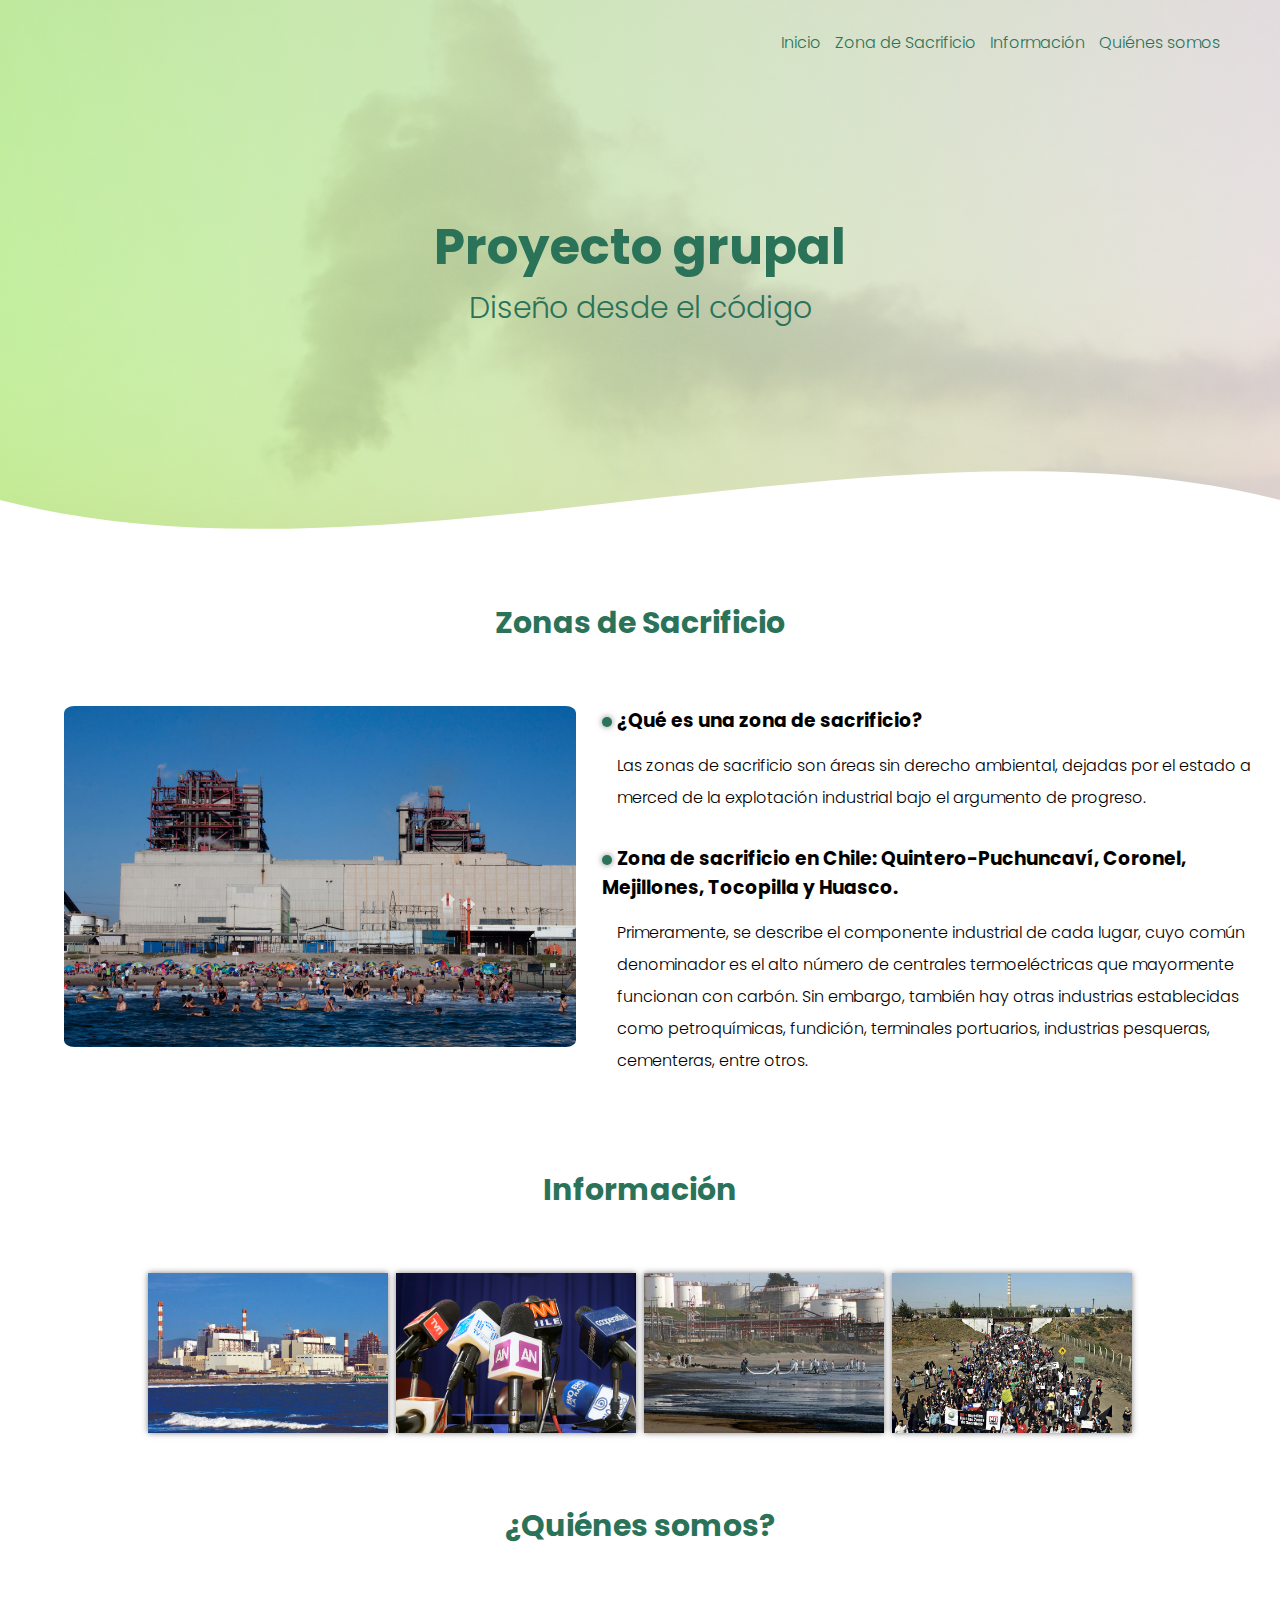
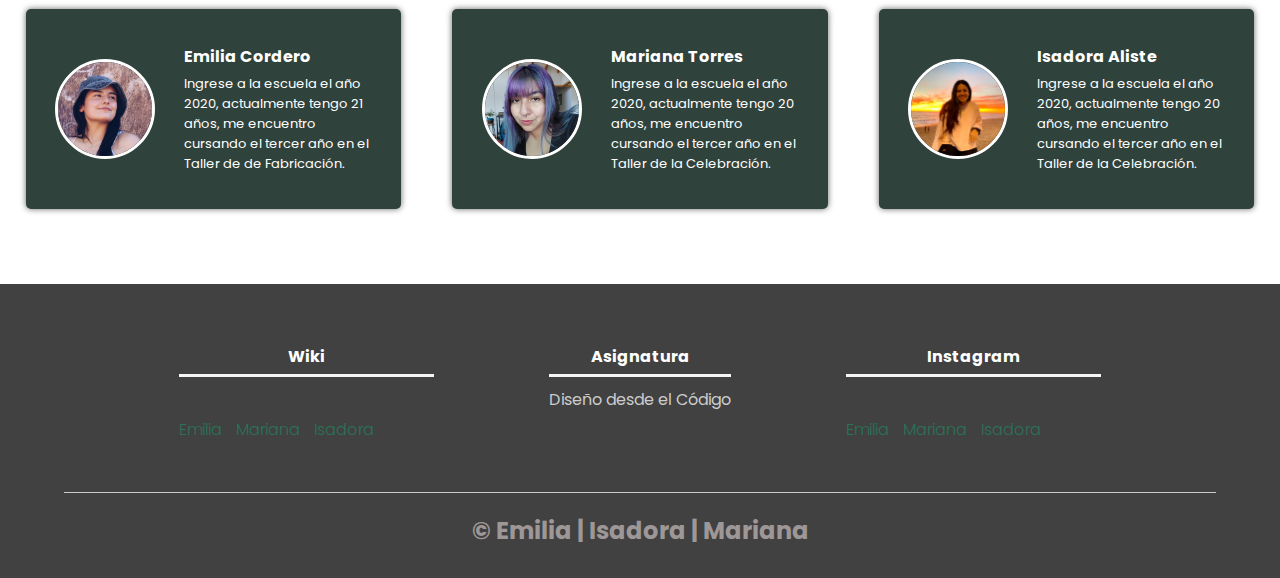
<file: index.html>
<!DOCTYPE html>
<html lang="en">
<head>
    <meta charset="UTF-8">
    <meta http-equiv="X-UA-Compatible" content="IE=edge">
    <meta name="viewport" content="width=device-width, initial-scale=1.0">
    <title>Página web Proyecto grupal</title>
    <link rel="stylesheet" href="css/style.css">
    <link rel="preconnect" href="https://fonts.googleapis.com">
    <link rel="preconnect" href="https://fonts.gstatic.com" crossorigin>
    <link href="https://fonts.googleapis.com/css2?family=Poppins:wght@400;500&display=swap" rel="stylesheet">

</head>
<body>
    <header>
        <nav>
            <a href="index.html">Inicio</a>
            <a href="#contenedor sobre-nosotros">Zona de Sacrificio</a>
            <a href="#Portafolio">Información</a>
            <a href="#clientes contenedor">Quiénes somos</a>
        </nav>
        <section class="textos-header">
            <h1>Proyecto grupal</h1>
            <h2>Diseño desde el código</h2>
        </section>
        <div class="wave" style="height: 150px; overflow: hidden;" >
            <svg viewBox="0 0 500 150" preserveAspectRatio="none" style="height: 100%; width: 100%;">
                <path d="M0.00,49.98 C149.99,150.00 349.20,-49.98 500.00,49.98 L500.00,150.00 L0.00,150.00 Z" style="stroke: none; fill: white;">
                </path>
            </svg>
        </div>
    </header>
    <main>
        <section id="contenedor sobre-nosotros">
            <h5 class="titulo">Zonas de Sacrificio</h5>
            <div class="contenedor-sobre-nosotros">
                <img src="img/inicio/inicio1.jpg" alt="" class="imagen-about-us">
                <div class="contenido-textos">
                    <h3><span></span>¿Qué es una zona de sacrificio?</h3>
                    <p>Las zonas de sacrificio son áreas sin derecho ambiental, dejadas por el estado a merced de la explotación industrial bajo el argumento de progreso.</p>

                        <h3><span></span>Zona de sacrificio en Chile: Quintero-Puchuncaví, Coronel, Mejillones, Tocopilla y Huasco. </h3>
                        <p>Primeramente, se describe el componente industrial de cada lugar, cuyo común denominador es el alto número de centrales termoeléctricas que mayormente funcionan con carbón. Sin embargo, también hay otras industrias establecidas como petroquímicas, fundición, terminales portuarios, industrias pesqueras, cementeras, entre otros.</p>    
                </div>
            </div>
        </section>

        <section id="Portafolio">
            <div class="contenedor">
                <h2 class="titulo">Información</h2>
                <div class="galeria-port">

                    <div class="imagen-port">
                       <img src="img/inicio/empresas.jpg" alt="">
                       <a href="index2.html" alt="">
                        <div class="hover-galeria">
                            <img src="img/icono1.png" alt="">
                            <p>Empresas</p>
                        </div>
                    </a>
                    </div>

                    <div class="imagen-port">
                        <img src="img/inicio/medios de comunicación.jpg" alt="">
                        <a href="index3.html" alt="">
                        <div class="hover-galeria">
                            <img src="img/icono1.png" alt="">
                             <p>Medios de comunicación</p>
                        </div>   
                        </a>    
                    </div>      
                        
                    <div class="imagen-port">
                        <img src="img/inicio/impacto ambiente y personas.jpg" alt="">
                        <a href="index4.html" alt="">
                        <div class="hover-galeria">
                            <img src="img/icono1.png" alt="">
                            <p>Impacto medio ambiente y personas</p>
                            
                        </div>
                    </a>
                    </div>
    
                    <div class="imagen-port">
                        <img src="img/inicio/opiniones.jpg" alt="">
                        <a href="index5.html" alt="">
                        <div class="hover-galeria">
                            <img src="img/icono1.png" alt="">
                            <p>Entrevistas</p>   
                        </div>
                        </a>  
                    </div>
    
                                               
                    
                </div>
            </div>

        </section>

       <section id="clientes contenedor">
            <h2 class="titulo">¿Quiénes somos?</h2>

            <div class="cards">
                <div class="card">
                    <img src="img/grupo/emilia.jpg" alt="">
                    <div class="contenido-texto-card">
                        <h4>Emilia Cordero</h4>
                        <p>Ingrese a la escuela el año 2020, actualmente tengo 21 años, me encuentro cursando el tercer año en el Taller de de Fabricación.</p>
                    </div>
                </div>

                <div class="card">
                    <img src="img/grupo/mariana.jpg" alt="">
                    <div class="contenido-texto-card">
                        <h4>Mariana Torres</h4>
                        <p>Ingrese a la escuela el año 2020, actualmente tengo 20 años, me encuentro cursando el tercer año en el Taller de la Celebración.</p>
                    </div>
                </div>

                <div class="card">
                    <img src="img/grupo/isadora.jpg" alt="">
                    <div class="contenido-texto-card">
                        <h4>Isadora Aliste</h4>
                        <p>Ingrese a la escuela el año 2020, actualmente tengo 20 años, me encuentro cursando el tercer año en el Taller de la Celebración.</p>
                    </div>
                </div>

            </div>
        </section>
        
    </main>
    <br>
    <br>
    <br>

    <footer>
        <div class="contenedor-footer">
             <div class="content-foo">
                 <h4>Wiki</h4>
                 <nav>
                    <a href="https://wiki.ead.pucv.cl/Emilia_Cordero_Geve" >Emilia</a>
                    <a href="https://wiki.ead.pucv.cl/Mariana_Consuelo_Torres">Mariana</a>
                    <a href="https://wiki.ead.pucv.cl/Isadora_Aliste">Isadora</a>
                 </nav>
             </div>
             

            <div class="content-foo">
                 <h4>Asignatura</h4>
                 <p>Diseño desde el Código</p>
             </div>

             <div class="content-foo">
                  <h4>Instagram</h4>
                  <nav>
                    <a href="https://instagram.com/emiliacorderog?igshid=YmMyMTA2M2Y=">Emilia</a>
                    <a href="https://instagram.com/consu.os?igshid=YmMyMTA2M2Y=">Mariana</a>
                    <a href="ttps://instagram.com/isadora.f_?igshid=YmMyMTA2M2Y=">Isadora</a>
                 </nav>

             </div>
         </div>
    <h2 class="titulo-final">&copy; Emilia | Isadora | Mariana </h2>
</footer>
    
</body>
</html>
</file>
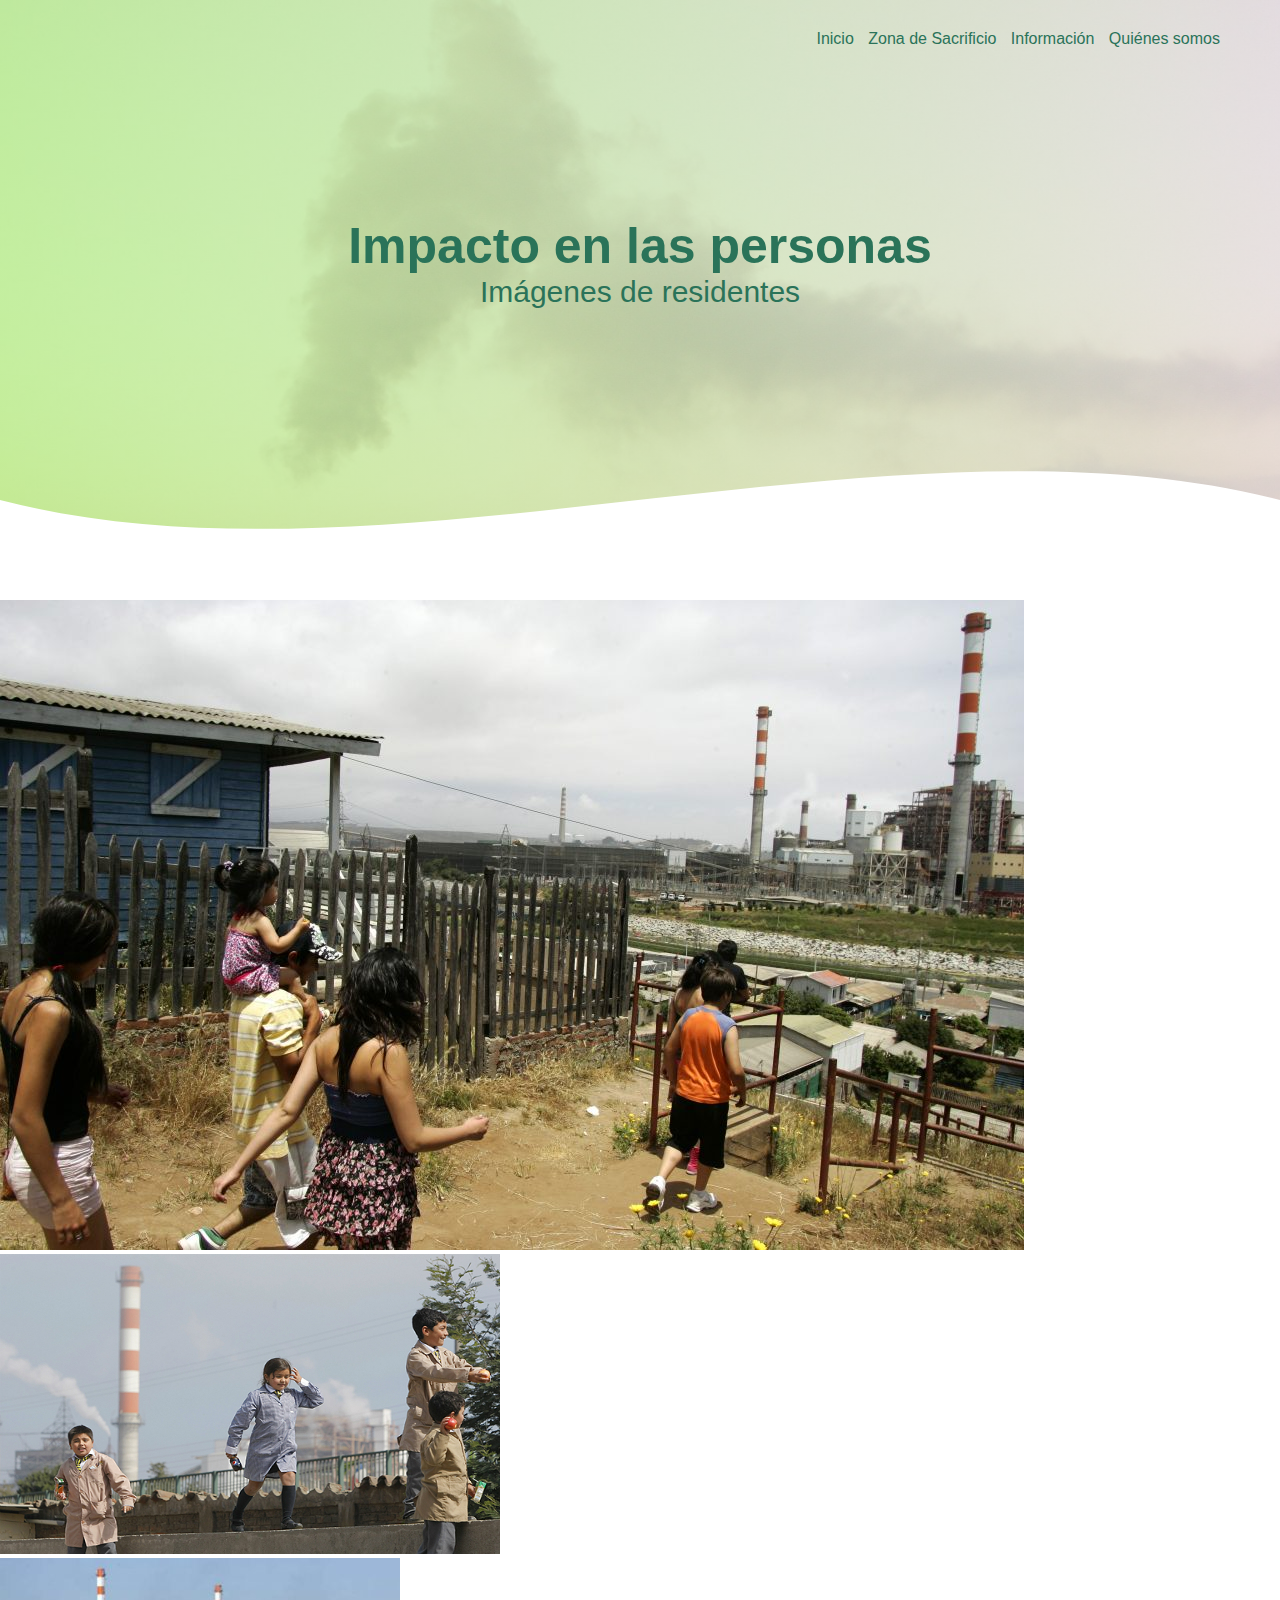
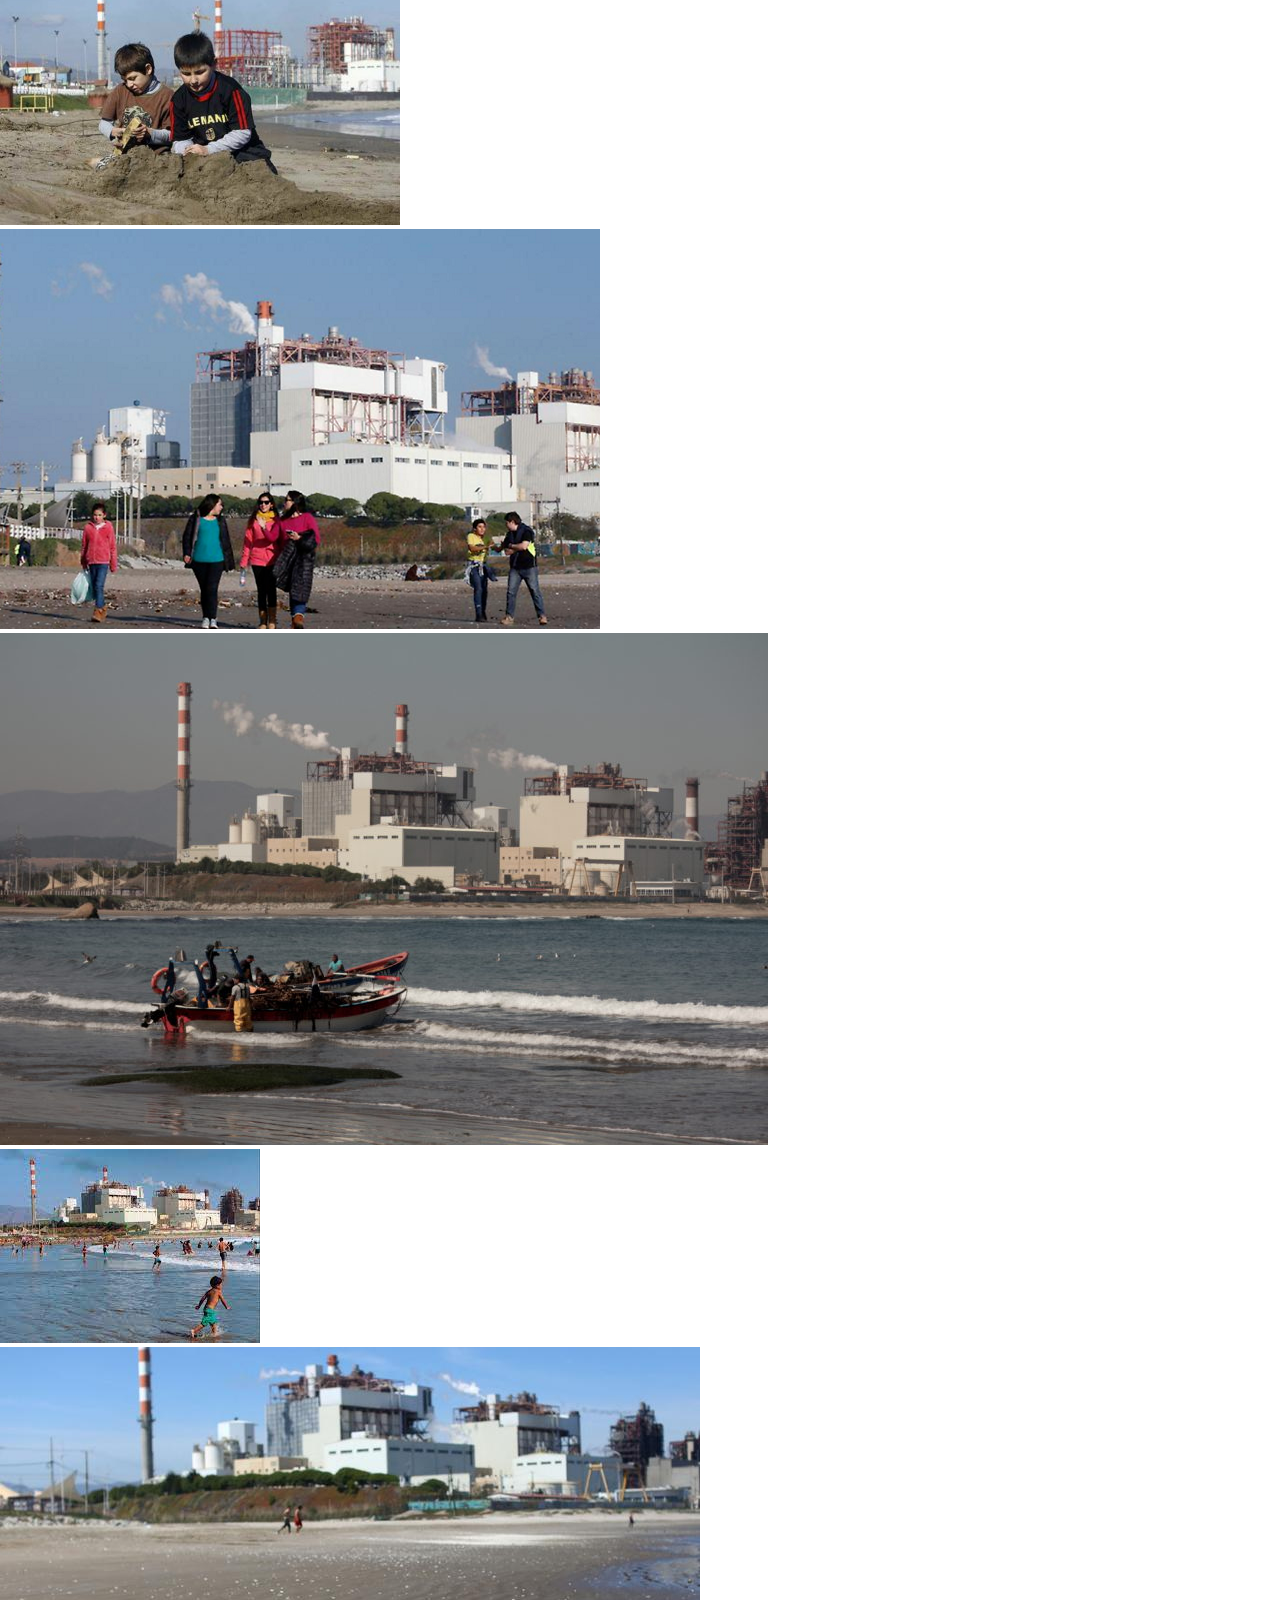
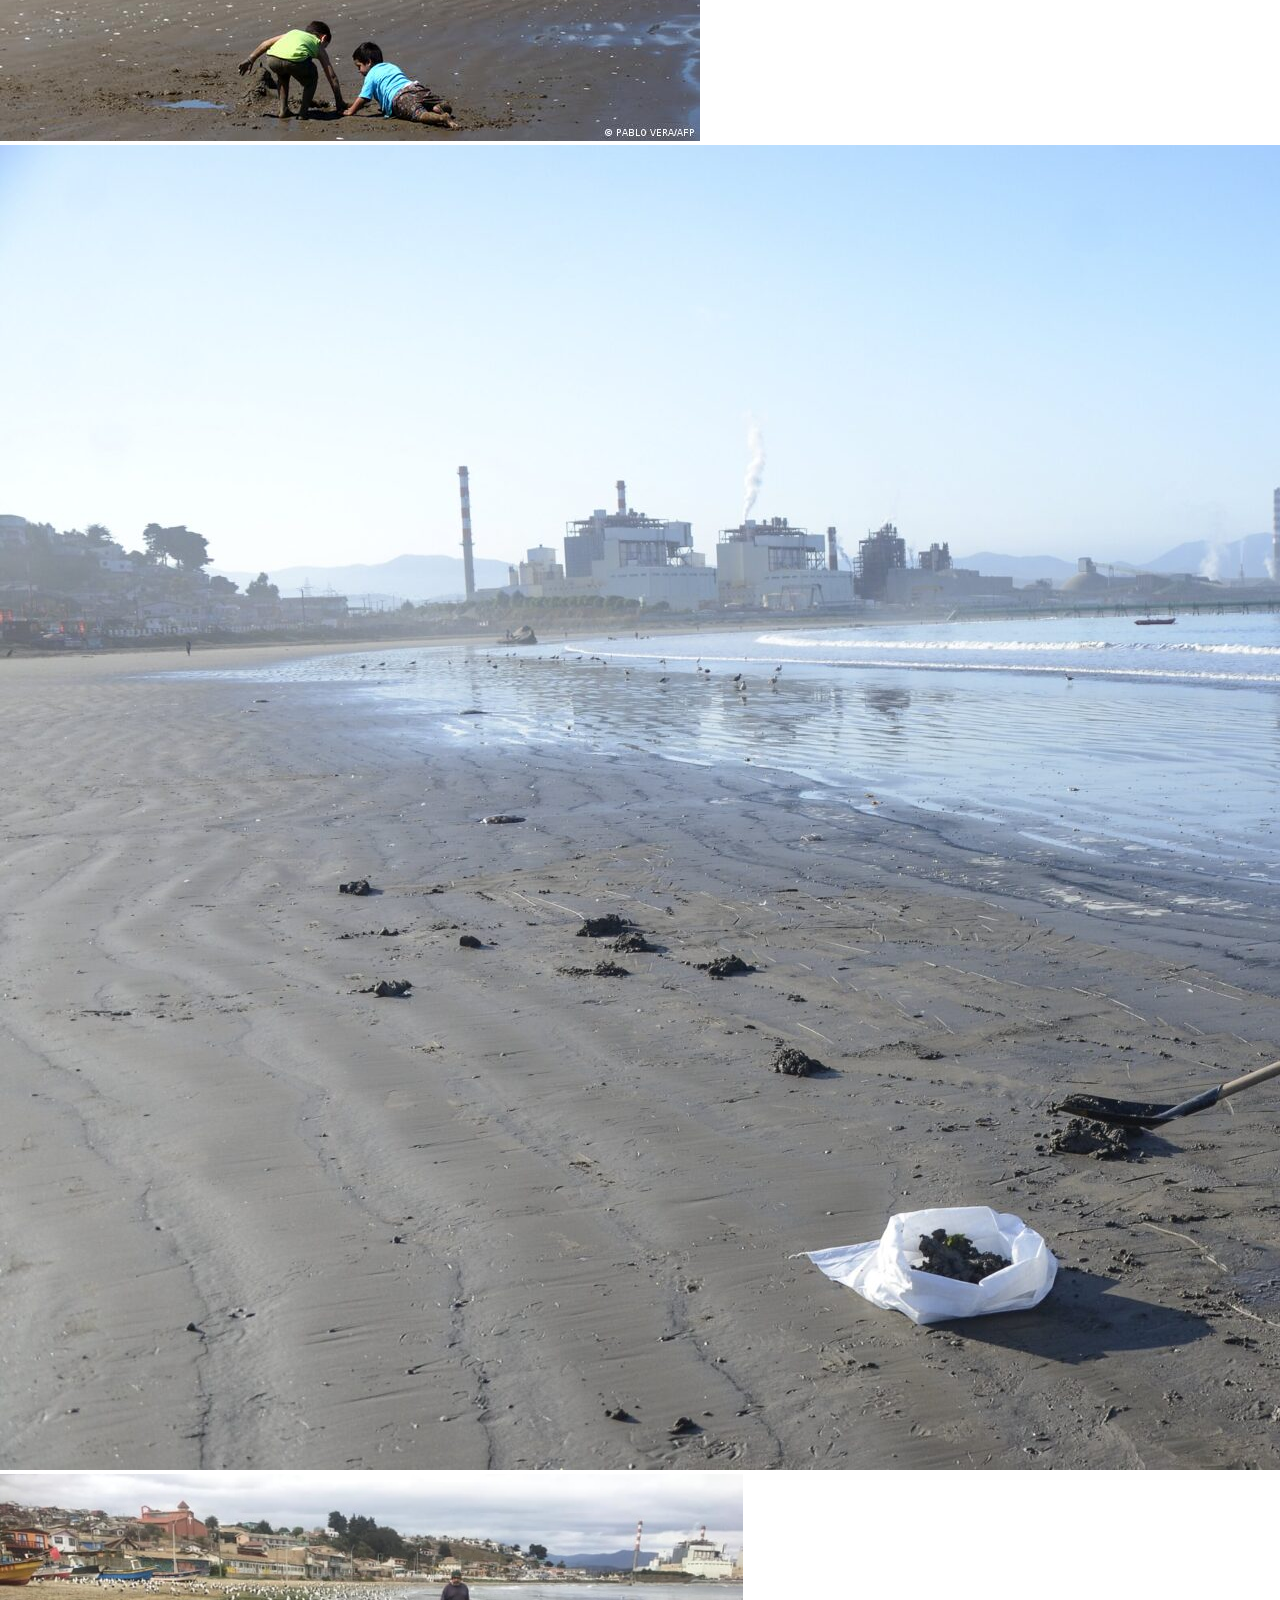
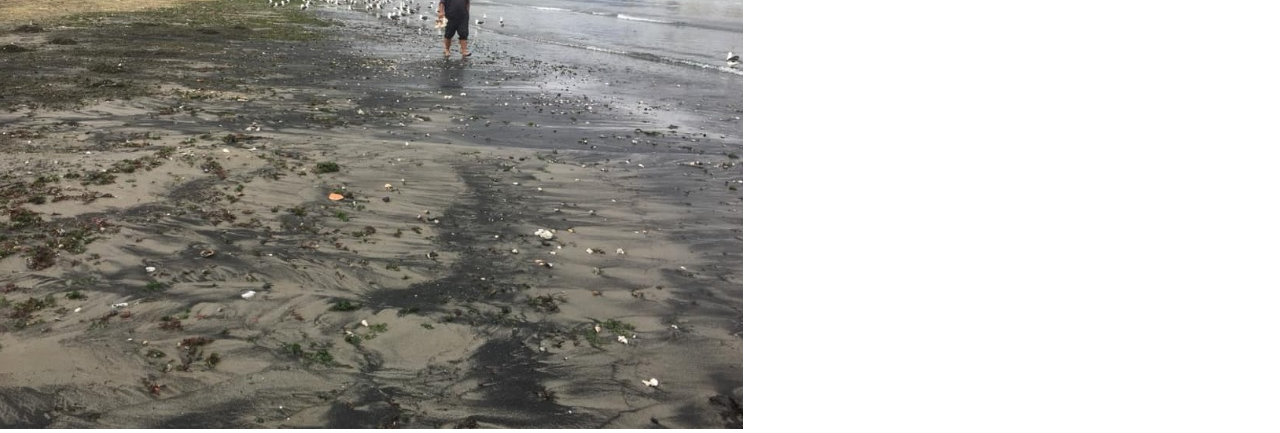
<file: index10.html>
<!DOCTYPE html>
<html lang="en">
<head>
    <meta charset="UTF-8">
    <meta http-equiv="X-UA-Compatible" content="IE=edge">
    <meta name="viewport" content="width=device-width, initial-scale=1.0">
    <title>Imagenes Residentes</title>
    <link rel="stylesheet" href="https://cdn.jsdelivr.net/npm/bootstrap@5.2.2/dist/css/bootstrap.min.css" rel="stylesheet" integrity="sha384-Zenh87qX5JnK2Jl0vWa8Ck2rdkQ2Bzep5IDxbcnCeuOxjzrPF/et3URy9Bv1WTRi" crossorigin="anonymous">
    <link rel="stylesheet" href="css/style.css" media="all">
</head>
<body>
    <header>
        <nav>
            <a href="index.html">Inicio</a>
            <a href="index.html">Zona de Sacrificio</a>
            <a href="index.html">Información</a>
            <a href="index.html">Quiénes somos</a>
        </nav>
        <section class="textos-header">
            <h1>Impacto en las personas</h1>
            <h2>Imágenes de residentes</h2>
        </section>
        <div class="wave" style="height: 150px; overflow: hidden;" >
            <svg viewBox="0 0 500 150" preserveAspectRatio="none" style="height: 100%; width: 100%;">
                <path d="M0.00,49.98 C149.99,150.00 349.20,-49.98 500.00,49.98 L500.00,150.00 L0.00,150.00 Z" style="stroke: none; fill: white;">
                </path>
            </svg>
        </div>
    </header>

    <div class="card-group">
        <div class="card">
          <img src="img/index10/personas 1.jpg" class="card-img-top" alt="...">
          <div class="card-body">
          </div>
        </div>
        <div class="card">
          <img src="img/index10/personas 2.jpg" class="card-img-top" alt="...">
          <div class="card-body">
          </div>
        </div>
        <div class="card">
          <img src="img/index10/personas 3.jpg" class="card-img-top" alt="...">
          <div class="card-body">
          </div>
        </div>
      </div>

      <div class="card-group">
        <div class="card">
          <img src="img/index10/personas 4.png" class="card-img-top" alt="...">
          <div class="card-body">
          </div>
        </div>
        <div class="card">
          <img src="img/index10/personas 5.jpg" class="card-img-top" alt="...">
          <div class="card-body">
          </div>
        </div>
        <div class="card">
          <img src="img/index10/personas 6.jpg" class="card-img-top" alt="...">
          <div class="card-body">
          </div>
        </div>
      </div>

      <div class="card-group">
        <div class="card">
          <img src="img/index10/personas 7.jpg" class="card-img-top" alt="...">
          <div class="card-body">
          </div>
        </div>
        <div class="card">
          <img src="img/index10/personas 8.jpg" class="card-img-top" alt="...">
          <div class="card-body">
          </div>
        </div>
        <div class="card">
          <img src="img/index10/persona 9.jpg" class="card-img-top" alt="...">
          <div class="card-body">
          </div>
        </div>
      </div>
    <script src="https://cdn.jsdelivr.net/npm/bootstrap@5.2.2/dist/js/bootstrap.bundle.min.js" integrity="sha384-OERcA2EqjJCMA+/3y+gxIOqMEjwtxJY7qPCqsdltbNJuaOe923+mo//f6V8Qbsw3" crossorigin="anonymous"></script>


</body>
</html>
</file>
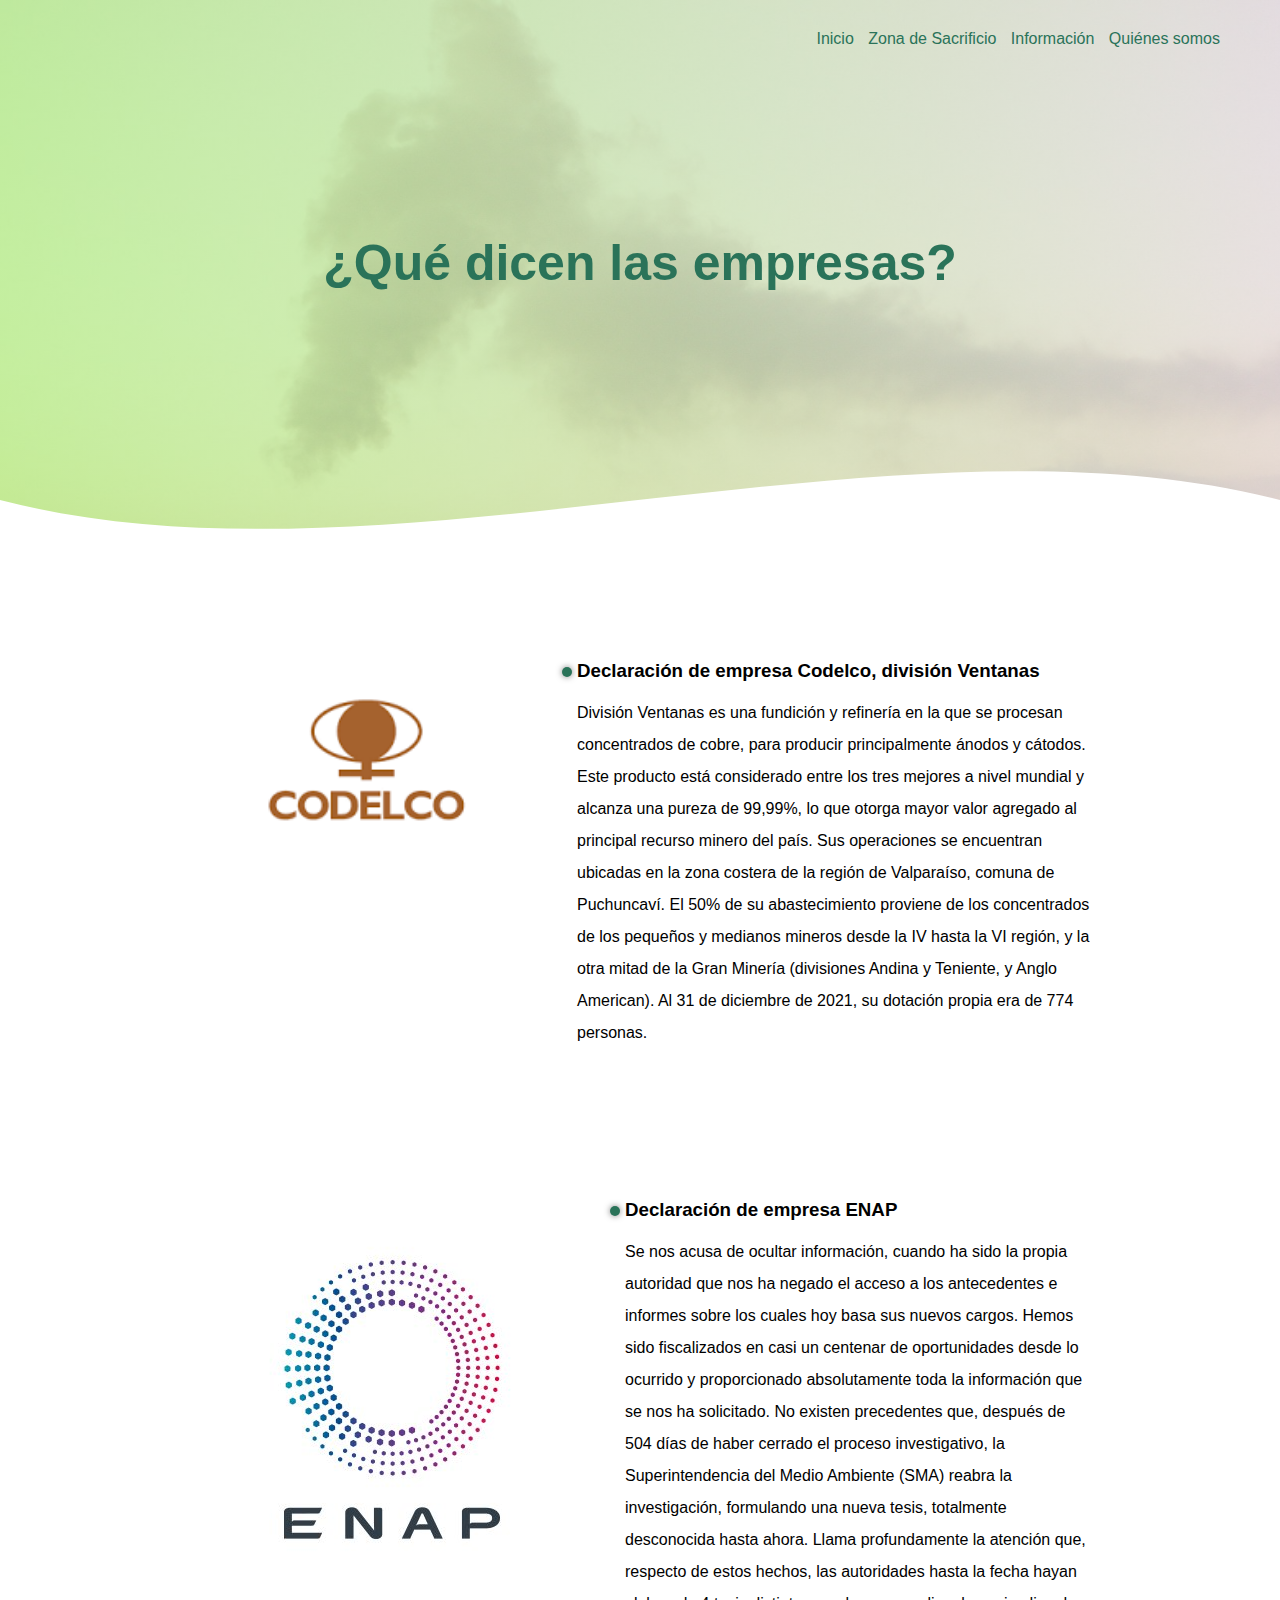
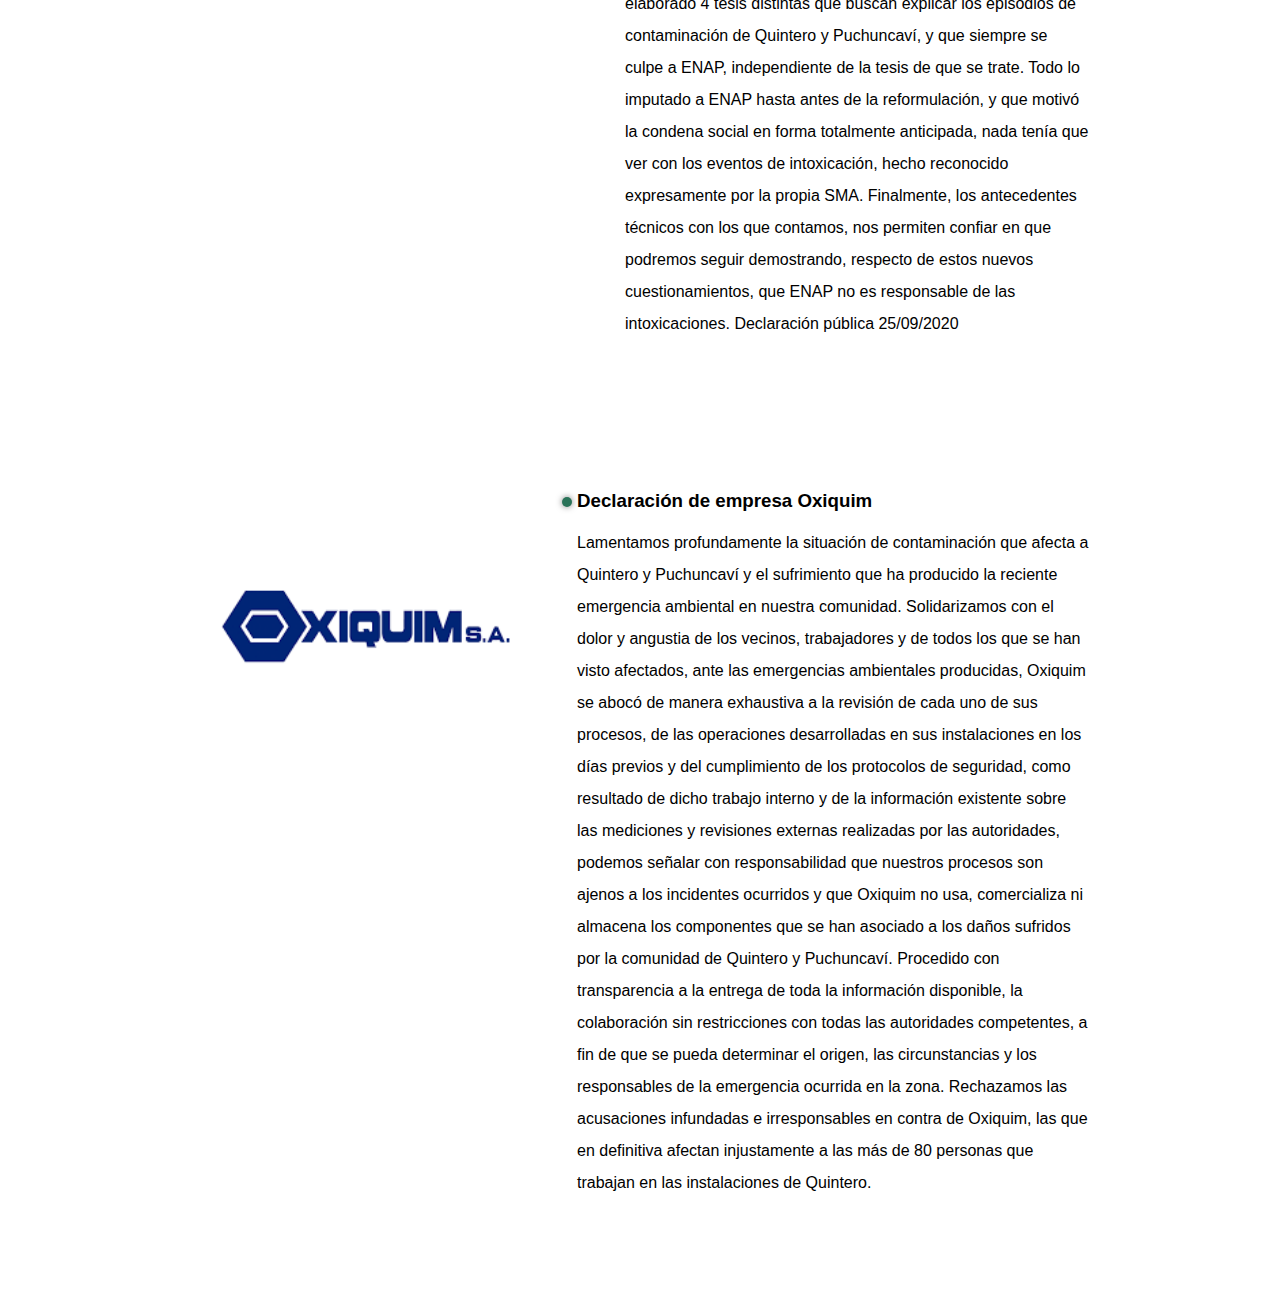
<file: index2.html>
<!DOCTYPE html>
<html lang="en">
<head>
    <meta charset="UTF-8">
    <meta http-equiv="X-UA-Compatible" content="IE=edge">
    <meta name="viewport" content="width=device-width, initial-scale=1.0">
    <title>Empresas</title>
    <link rel="stylesheet" href="css/style.css">
</head>
<body>
    <header>
        <nav>
            <a href="index.html">Inicio</a>
            <a href="index.html">Zona de Sacrificio</a>
            <a href="index.html">Información</a>
            <a href="index.html">Quiénes somos</a>
        </nav>
        <section class="textos-header">
            <h1>¿Qué dicen las empresas?</h1>
        </section>
        <div class="wave" style="height: 150px; overflow: hidden;" >
            <svg viewBox="0 0 500 150" preserveAspectRatio="none" style="height: 100%; width: 100%;">
                <path d="M0.00,49.98 C149.99,150.00 349.20,-49.98 500.00,49.98 L500.00,150.00 L0.00,150.00 Z" style="stroke: none; fill: white;">
                </path>
            </svg>
        </div>
    </header>
    <section class="contenedor sobre-nosotros">
        <div class="contenedor-sobre-nosotros">
            <img src="img/index2/codelco.png" alt="" class="imagen-about-us">
            <div class="contenido-textos">
                <h3><span></span>Declaración de empresa Codelco, división Ventanas</h3>
                <p>División Ventanas es una fundición y refinería en la que se procesan concentrados de cobre, para producir principalmente ánodos y cátodos. Este producto está considerado entre los tres mejores a nivel mundial y alcanza una pureza de 99,99%, lo que otorga mayor valor agregado al principal recurso minero del país. Sus operaciones se encuentran ubicadas en la zona costera de la región de Valparaíso, comuna de Puchuncaví.
                    El 50% de su abastecimiento proviene de los concentrados de los pequeños y medianos mineros desde la IV hasta la VI región, y la otra mitad de la Gran Minería (divisiones Andina y Teniente, y Anglo American).
                    Al 31 de diciembre de 2021, su dotación propia era de 774 personas.
                </p>

            </div>
        </div>
    </section>
    <section class="contenedor sobre-nosotros">
        <div class="contenedor-sobre-nosotros">
            <img src="img/index2/enap.jpg" alt="" class="imagen-about-us">
            <div class="contenido-textos">
                <h3><span></span>Declaración de empresa ENAP</h3>
                <p>Se nos acusa de ocultar información, cuando ha sido la propia autoridad que nos ha negado el acceso a los antecedentes e informes sobre los cuales hoy basa sus nuevos cargos.
                    Hemos sido fiscalizados en casi un centenar de oportunidades desde lo ocurrido y proporcionado absolutamente toda la información que se nos ha solicitado.
                    No existen precedentes que, después de 504 días de haber cerrado el proceso investigativo, la Superintendencia del Medio Ambiente (SMA) reabra la investigación, formulando una nueva tesis, totalmente desconocida hasta ahora.
                    Llama profundamente la atención que, respecto de estos hechos, las autoridades hasta la fecha hayan elaborado 4 tesis distintas que buscan explicar los episodios de contaminación de Quintero y Puchuncaví, y que siempre se culpe a ENAP, independiente de la tesis de que se trate.
                    Todo lo imputado a ENAP hasta antes de la reformulación, y que motivó la condena social en forma totalmente anticipada, nada tenía que ver con los eventos de intoxicación, hecho reconocido expresamente por la propia SMA.
                    Finalmente, los antecedentes técnicos con los que contamos, nos permiten confiar en que podremos seguir demostrando, respecto de estos nuevos cuestionamientos, que ENAP no es responsable de las intoxicaciones.
                    Declaración pública 25/09/2020
                </p>

            </div>
        </div>
    </section>
    <section class="contenedor sobre-nosotros">
        <div class="contenedor-sobre-nosotros">
            <img src="img/index2/oxiquim.png" alt="" class="imagen-about-us">
            <div class="contenido-textos">
                <h3><span></span>Declaración de empresa Oxiquim</h3>
                <p>Lamentamos profundamente la situación de contaminación que afecta a Quintero y Puchuncaví y el sufrimiento que ha 
                   producido la reciente emergencia ambiental en nuestra comunidad. Solidarizamos con el dolor y angustia de los vecinos, 
                   trabajadores y de todos los que se han visto afectados, ante las emergencias ambientales producidas, Oxiquim se abocó de 
                   manera exhaustiva a la revisión de cada uno de sus procesos, de las operaciones desarrolladas en sus instalaciones en los 
                   días previos y del cumplimiento de los protocolos de seguridad, como resultado de dicho trabajo interno y de la información 
                   existente sobre las mediciones y revisiones externas realizadas por las autoridades, <strong>podemos señalar con responsabilidad que 
                   nuestros procesos son ajenos a los incidentes ocurridos y que Oxiquim no usa, comercializa ni almacena los componentes que se 
                   han asociado a los daños sufridos por la comunidad de Quintero y Puchuncaví.</strong> Procedido con transparencia a la entrega de toda 
                   la información disponible, la colaboración sin restricciones con todas las autoridades competentes, a fin de que se pueda determinar 
                   el origen, las circunstancias y los responsables de la emergencia ocurrida en la zona. Rechazamos las acusaciones infundadas e 
                   irresponsables en contra de Oxiquim, las que en definitiva afectan injustamente a las más de 80 personas que trabajan en las 
                   instalaciones de Quintero.
                </p>

            </div>
        </div>
    </section>
</body>
</html>
</file>
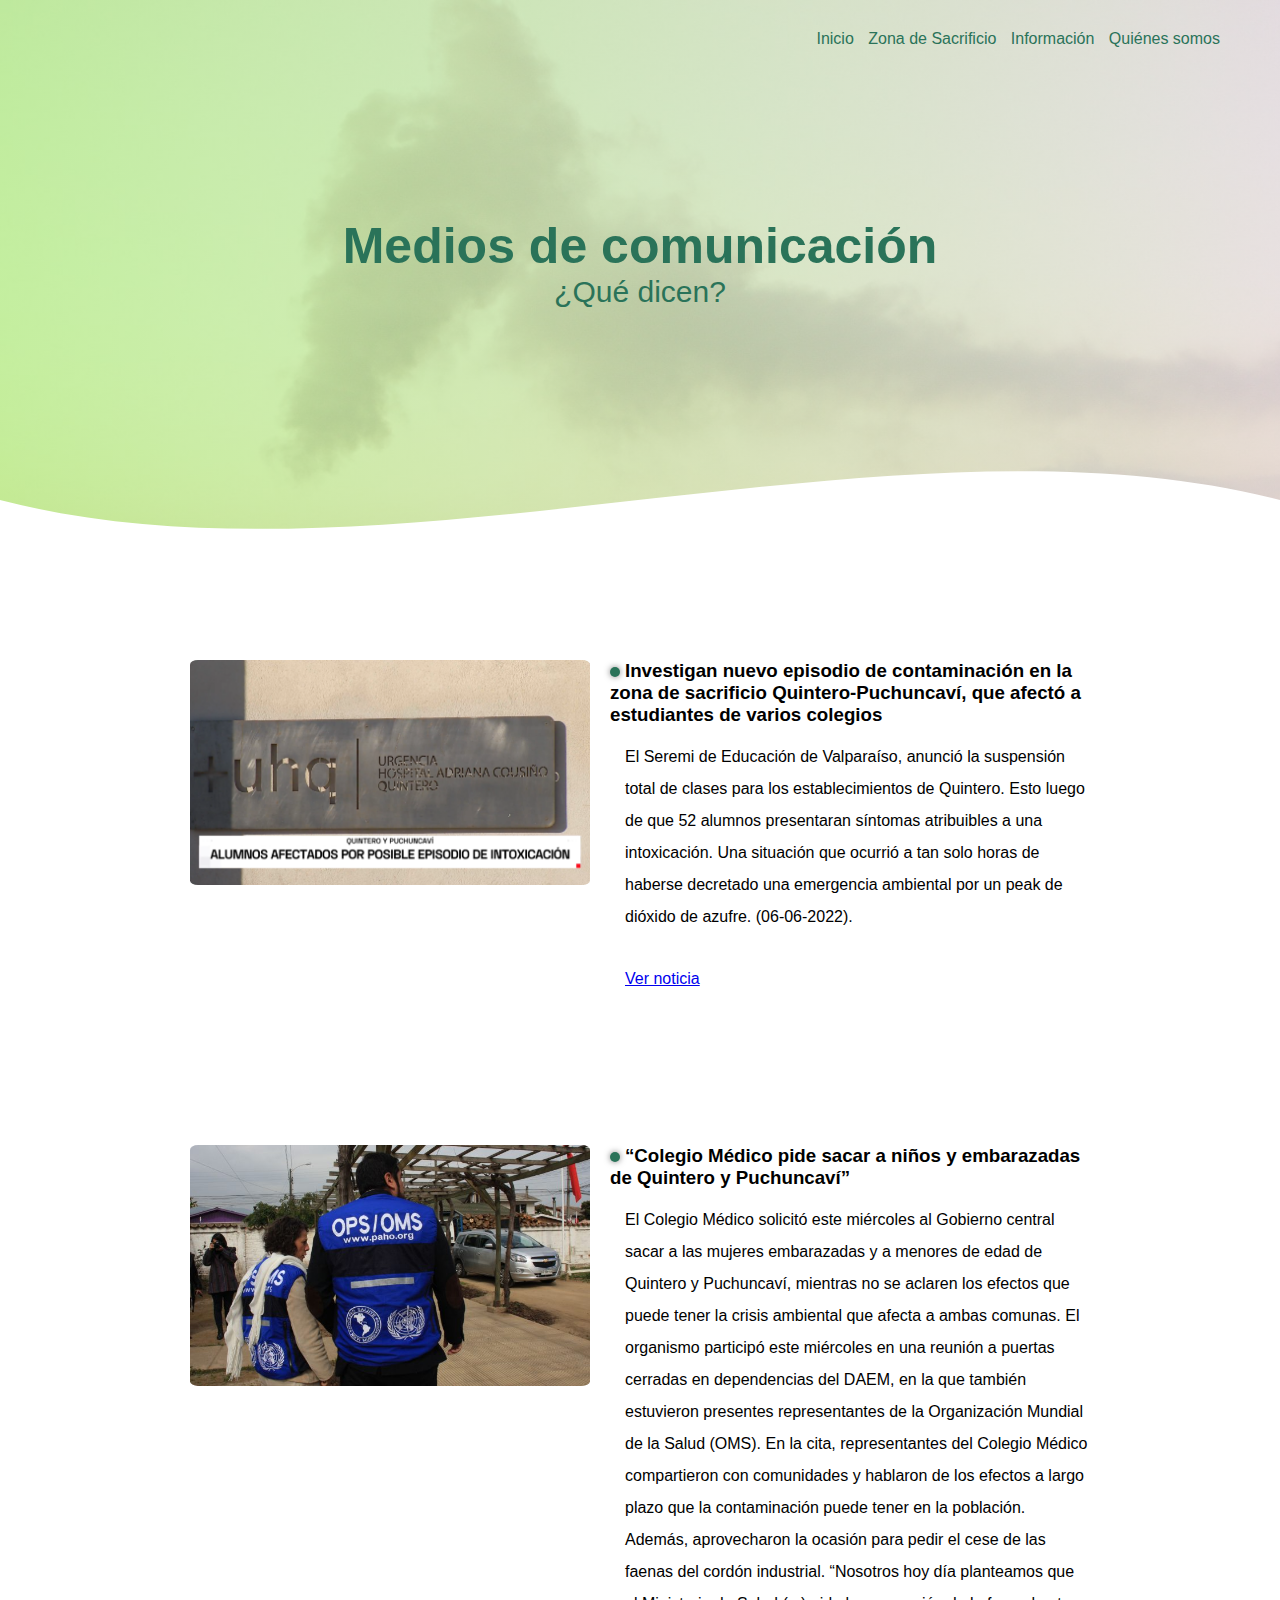
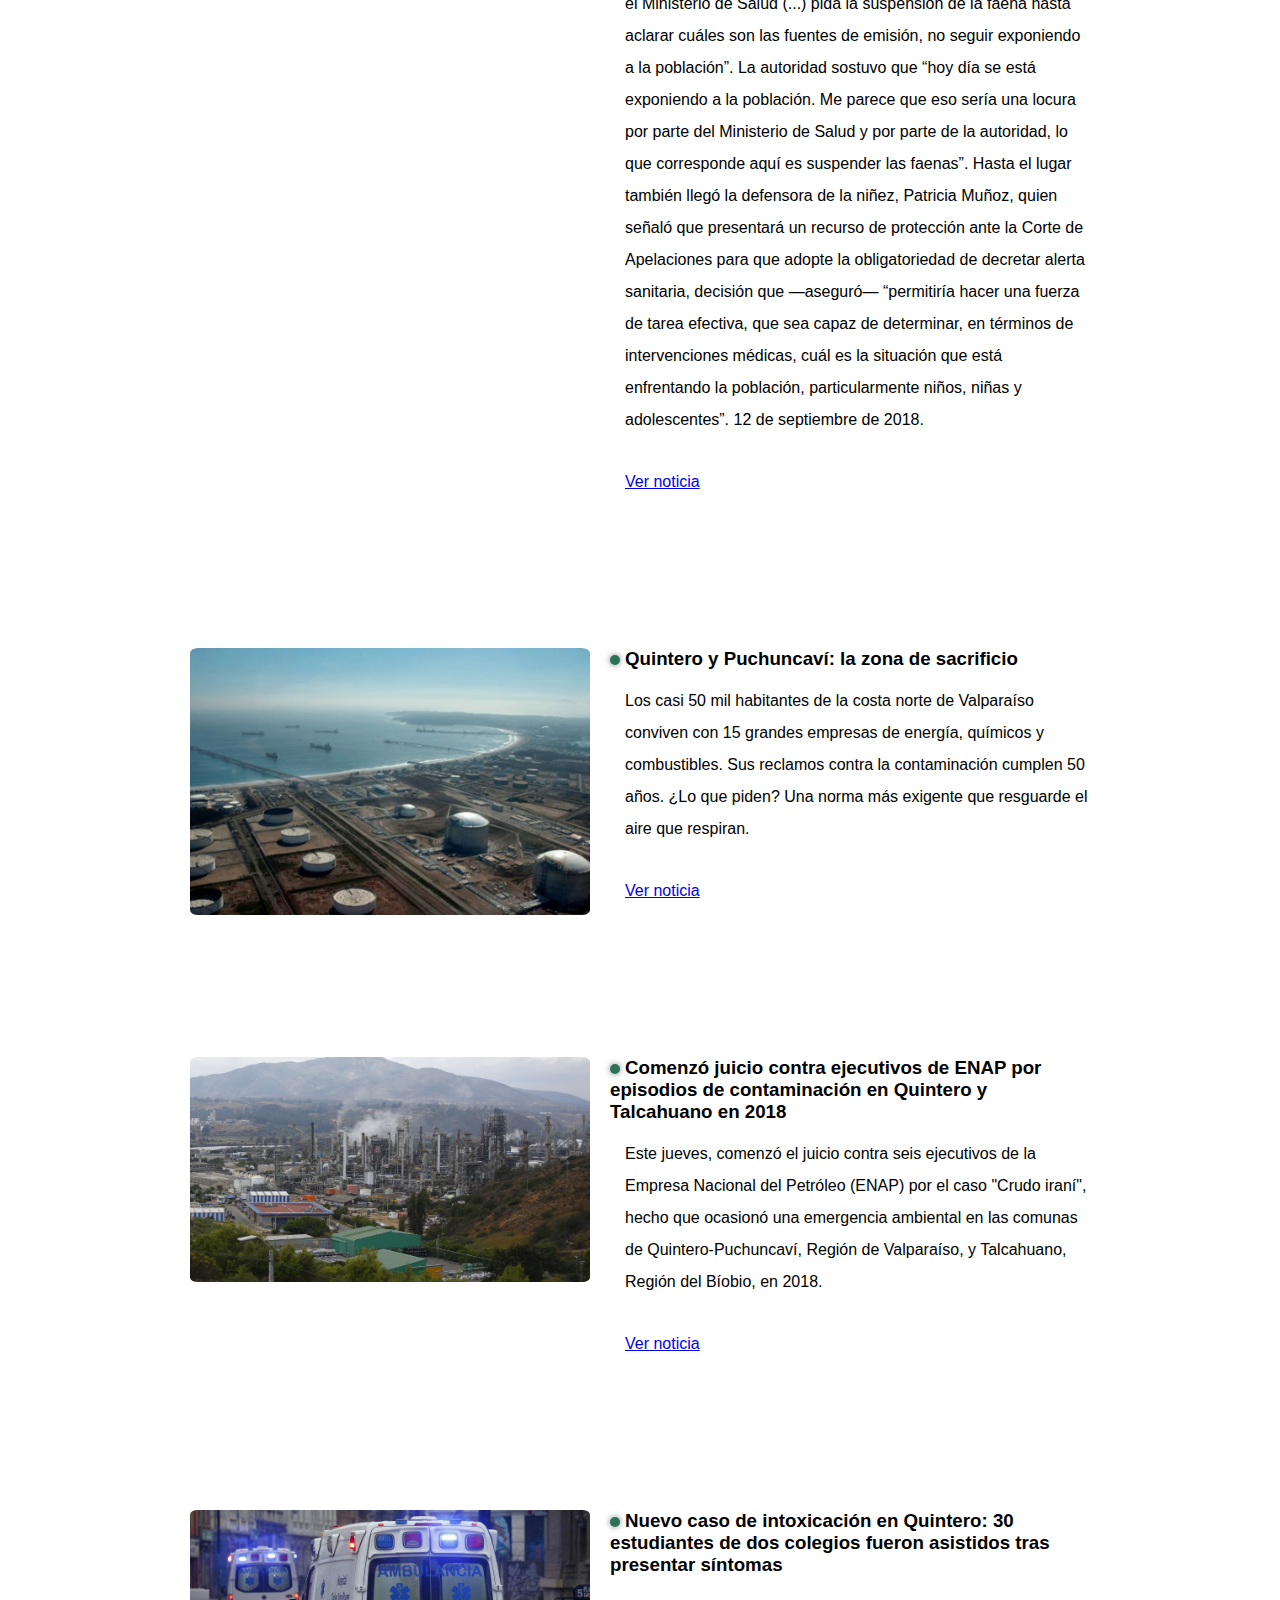
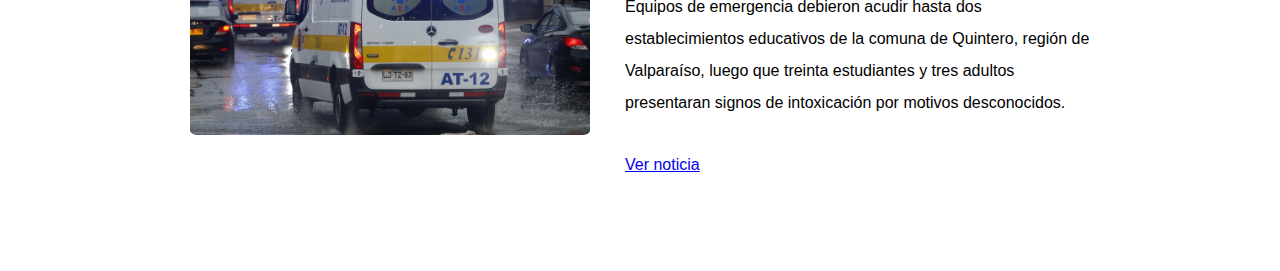
<file: index3.html>
<!DOCTYPE html>
<html lang="en">
<head>
    <meta charset="UTF-8">
    <meta http-equiv="X-UA-Compatible" content="IE=edge">
    <meta name="viewport" content="width=device-width, initial-scale=1.0">
    <title>Medios de comunicación</title>
    <link rel="stylesheet" href="css/style.css">

</head>


<body>
    <header>
        <nav>
            <a href="index.html">Inicio</a>
            <a href="index.html">Zona de Sacrificio</a>
            <a href="index.html">Información</a>
            <a href="index.html">Quiénes somos</a>
        </nav>
        <section class="textos-header">
            <h1>Medios de comunicación</h1>
            <h2>¿Qué dicen?</h2>
        </section>
        <div class="wave" style="height: 150px; overflow: hidden;" >
            <svg viewBox="0 0 500 150" preserveAspectRatio="none" style="height: 100%; width: 100%;">
                <path d="M0.00,49.98 C149.99,150.00 349.20,-49.98 500.00,49.98 L500.00,150.00 L0.00,150.00 Z" style="stroke: none; fill: white;">
                </path>
            </svg>
        </div>
    </header>

    <section class="contenedor sobre-nosotros">
        <div class="contenedor-sobre-nosotros">
            <img src="img/index3/index3.4.png" alt="" class="imagen-about-us">
            <div class="contenido-textos">
                <h3><span></span>Investigan nuevo episodio de contaminación en la zona de sacrificio Quintero-Puchuncaví, que afectó a estudiantes de varios colegios</h3>
                <p>El Seremi de Educación de Valparaíso, anunció la suspensión total de clases para los establecimientos de Quintero. Esto luego de que 52 alumnos 
                    presentaran síntomas atribuibles a una intoxicación. Una situación que ocurrió a tan solo horas de haberse decretado una emergencia ambiental 
                    por un peak de dióxido de azufre. (06-06-2022).
                </p>
                <a href="https://www.24horas.cl/regiones/valparaiso/investigan-nuevo-episodio-de-contaminacion-en-la-zona-de-sacrificio-quintero-puchuncavi-que-afecto-a-estudiantes-de-varios-colegios-5335240" class="service__link"><p>Ver noticia</p></a>

            </div>
        </div>
    </section>
    <section class="contenedor sobre-nosotros">
        <div class="contenedor-sobre-nosotros-imagen">
            <img src="img/index3/index3.5.jpg" alt="" class="imagen-about-us">
            <div class="contenido-textos">
                <h3><span></span>“Colegio Médico pide sacar a niños y embarazadas de Quintero y Puchuncaví” </h3>
                <p>El Colegio Médico solicitó este miércoles al Gobierno central sacar a las mujeres embarazadas y a menores de edad de Quintero y Puchuncaví, mientras no se aclaren los efectos que puede tener la crisis ambiental que afecta a ambas comunas. El organismo participó este miércoles en una reunión a puertas cerradas en dependencias del DAEM, en la que también estuvieron presentes representantes de la Organización Mundial de la Salud (OMS). En la cita, representantes del Colegio Médico compartieron con comunidades y hablaron de los efectos a largo plazo que la contaminación puede tener en la población. Además, aprovecharon la ocasión para pedir el cese de las faenas del cordón industrial.  “Nosotros hoy día planteamos que el Ministerio de Salud (...) pida la suspensión de la faena hasta aclarar cuáles son las fuentes de emisión, no seguir exponiendo a la población”. La autoridad sostuvo que “hoy día se está exponiendo a la población. Me parece que eso sería una locura por parte del Ministerio de Salud y por parte de la autoridad, lo que corresponde aquí es suspender las faenas”. Hasta el lugar también llegó la defensora de la niñez, Patricia Muñoz, quien señaló que presentará un recurso de protección ante la Corte de Apelaciones para que adopte la obligatoriedad de decretar alerta sanitaria, decisión que —aseguró— “permitiría hacer una fuerza de tarea efectiva, que sea capaz de determinar, en términos de intervenciones médicas, cuál es la situación que está enfrentando la población, particularmente niños, niñas y adolescentes”.
                 12 de septiembre de 2018.
                    </p>
                    <a href="https://www.elmostrador.cl/noticias/pais/2018/09/12/colegio-medico-pide-sacar-a-ninos-y-embarazadas-de-quintero-y-puchuncavi/" class="service__link"><p>Ver noticia</p></a>

            </div>
        </div>
    </section>
    <section class="contenedor sobre-nosotros">
        <div class="contenedor-sobre-nosotros">
            <img src="img/index3/index3.3.jpg" alt="" class="imagen-about-us">
            <div class="contenido-textos">
                <h3><span></span>Quintero y Puchuncaví: la zona de sacrificio</h3>
                <p>Los casi 50 mil habitantes de la costa norte de Valparaíso conviven con 15 grandes empresas de energía, químicos y combustibles. Sus reclamos contra la contaminación cumplen 50 años. ¿Lo que piden? Una norma más exigente que resguarde el aire que respiran.
                </p>
                <a href="https://www.latercera.com/nacional/noticia/quintero-puchuncavi-la-zona-sacrificio/295044/" class="service__link"><p>Ver noticia</p></a>
            </div>
        </div>
    </section>

    <section class="contenedor sobre-nosotros">
        <div class="contenedor-sobre-nosotros">
            <img src="img/index3/index3.2.jpg" alt="" class="imagen-about-us">
            <div class="contenido-textos">
                <h3><span></span>Comenzó juicio contra ejecutivos de ENAP por episodios de contaminación en Quintero y Talcahuano en 2018</h3>
                <p>Este jueves, comenzó el juicio contra seis ejecutivos de la Empresa Nacional del Petróleo (ENAP) por el caso "Crudo iraní", hecho que ocasionó una emergencia ambiental en las comunas de Quintero-Puchuncaví, Región de Valparaíso, y Talcahuano, Región del Bíobio, en 2018.
                </p>
                <a href="https://www.meganoticias.cl/nacional/389165-comenzo-juicio-ejecutivos-enap-episodios-contaminacion-quintero-talcahuano-2018-08-09-2022.html " class="service__link"><p>Ver noticia</p></a>
            </div>
        </div>
    </section>

    <section class="contenedor sobre-nosotros">
        <div class="contenedor-sobre-nosotros">
            <img src="img/index3/index3.1.jpg" alt="" class="imagen-about-us">
            <div class="contenido-textos">
                <h3><span></span>Nuevo caso de intoxicación en Quintero: 30 estudiantes de dos colegios fueron asistidos tras presentar síntomas</h3>
                <p>Equipos de emergencia debieron acudir hasta dos establecimientos educativos de la comuna de Quintero, región de Valparaíso, luego que treinta estudiantes y tres adultos presentaran signos de intoxicación por motivos desconocidos.
                </p>
                <a href="https://www.meganoticias.cl/nacional/385691-caso-intoxicacion-quintero-30-estudiantes-dos-colegios-asistidos-presentar-sintomas-08-08-2022.html " class="service__link"><p>Ver noticia</p></a>
            </div>
        </div>
    </section>


</body>
</html>
</file>
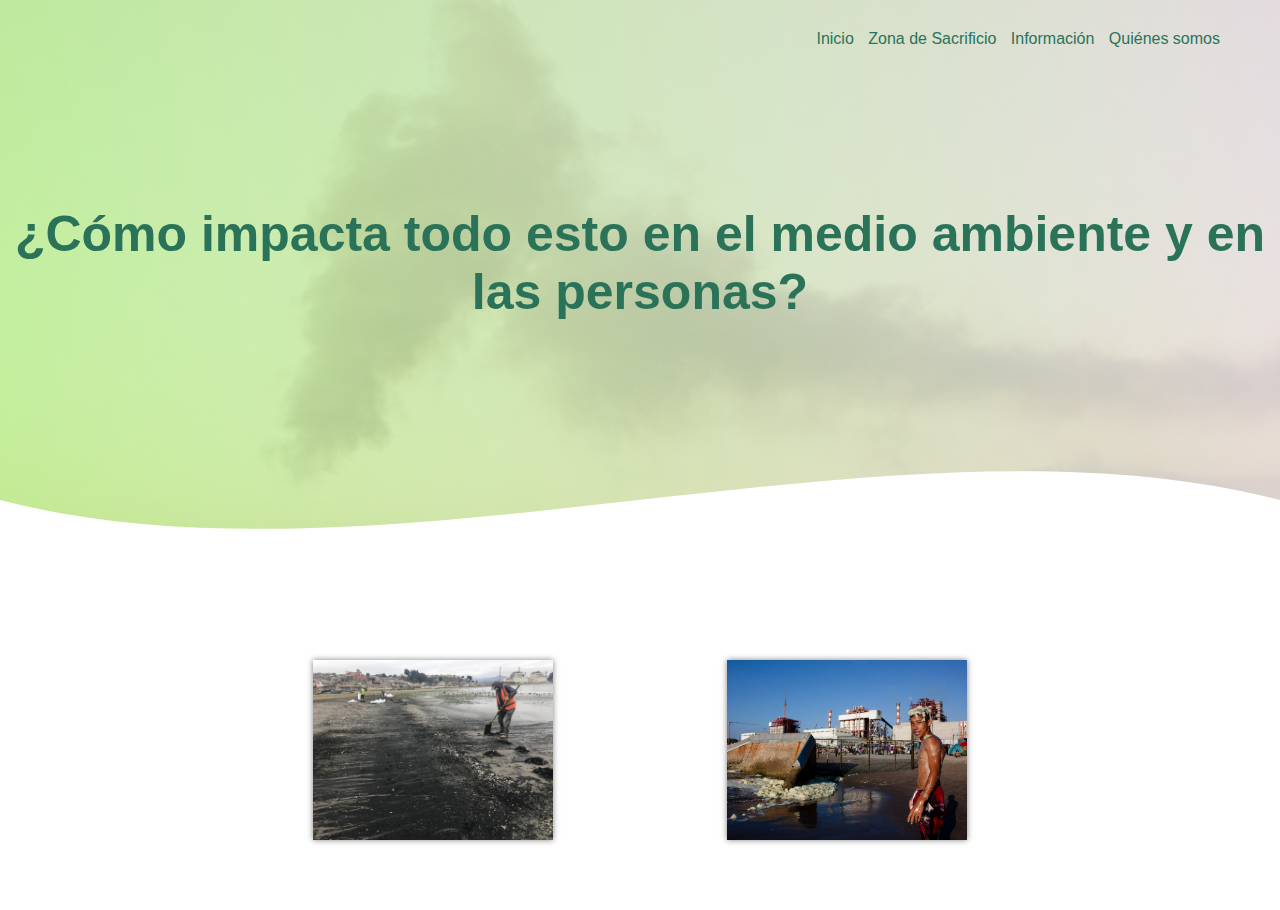
<file: index4.html>
<!DOCTYPE html>
<html lang="en">
<head>
    <meta charset="UTF-8">
    <meta http-equiv="X-UA-Compatible" content="IE=edge">
    <meta name="viewport" content="width=device-width, initial-scale=1.0">
    <title>Impacto en el medio ambiente y personas</title>
    <link rel="stylesheet" href="css/style.css">
</head>
<body>
    <header>
        <nav>
            <a href="index.html">Inicio</a>
            <a href="index.html">Zona de Sacrificio</a>
            <a href="index.html">Información</a>
            <a href="index.html">Quiénes somos</a>
        </nav>
        <section class="textos-header">
            <h1>¿Cómo impacta todo esto en el medio ambiente y en las personas?</h1>
        </section>
        <div class="wave" style="height: 150px; overflow: hidden;" >
            <svg viewBox="0 0 500 150" preserveAspectRatio="none" style="height: 100%; width: 100%;">
                <path d="M0.00,49.98 C149.99,150.00 349.20,-49.98 500.00,49.98 L500.00,150.00 L0.00,150.00 Z" style="stroke: none; fill: white;">
                </path>
            </svg>
        </div>
    </header>
    <section class="Portafolio">
        <div class="contenedor">
            <div class="galeria-port">

                <div class="imagen-port">
                    <img src="img/index4/medio ambiente.jpeg" alt="">
                    <a href="index6.html" alt="">
                    <div class="hover-galeria">
                        <img src="img/icono1.png" alt="">
                        <p>Medio ambiente</p>
                    </div>
                    </a>
                </div>

                <div class="imagen-port">
                    <img src="img/index4/personas.jpg" alt="">
                    <a href="index7.html" alt="">
                    <div class="hover-galeria">
                        <img src="img/icono1.png" alt="">
                      <p>Personas</p> 
                    </div> 
                    </a>    
                </div>         
            </div>
        </div>

    </section>



    
</body>
</html>
</file>
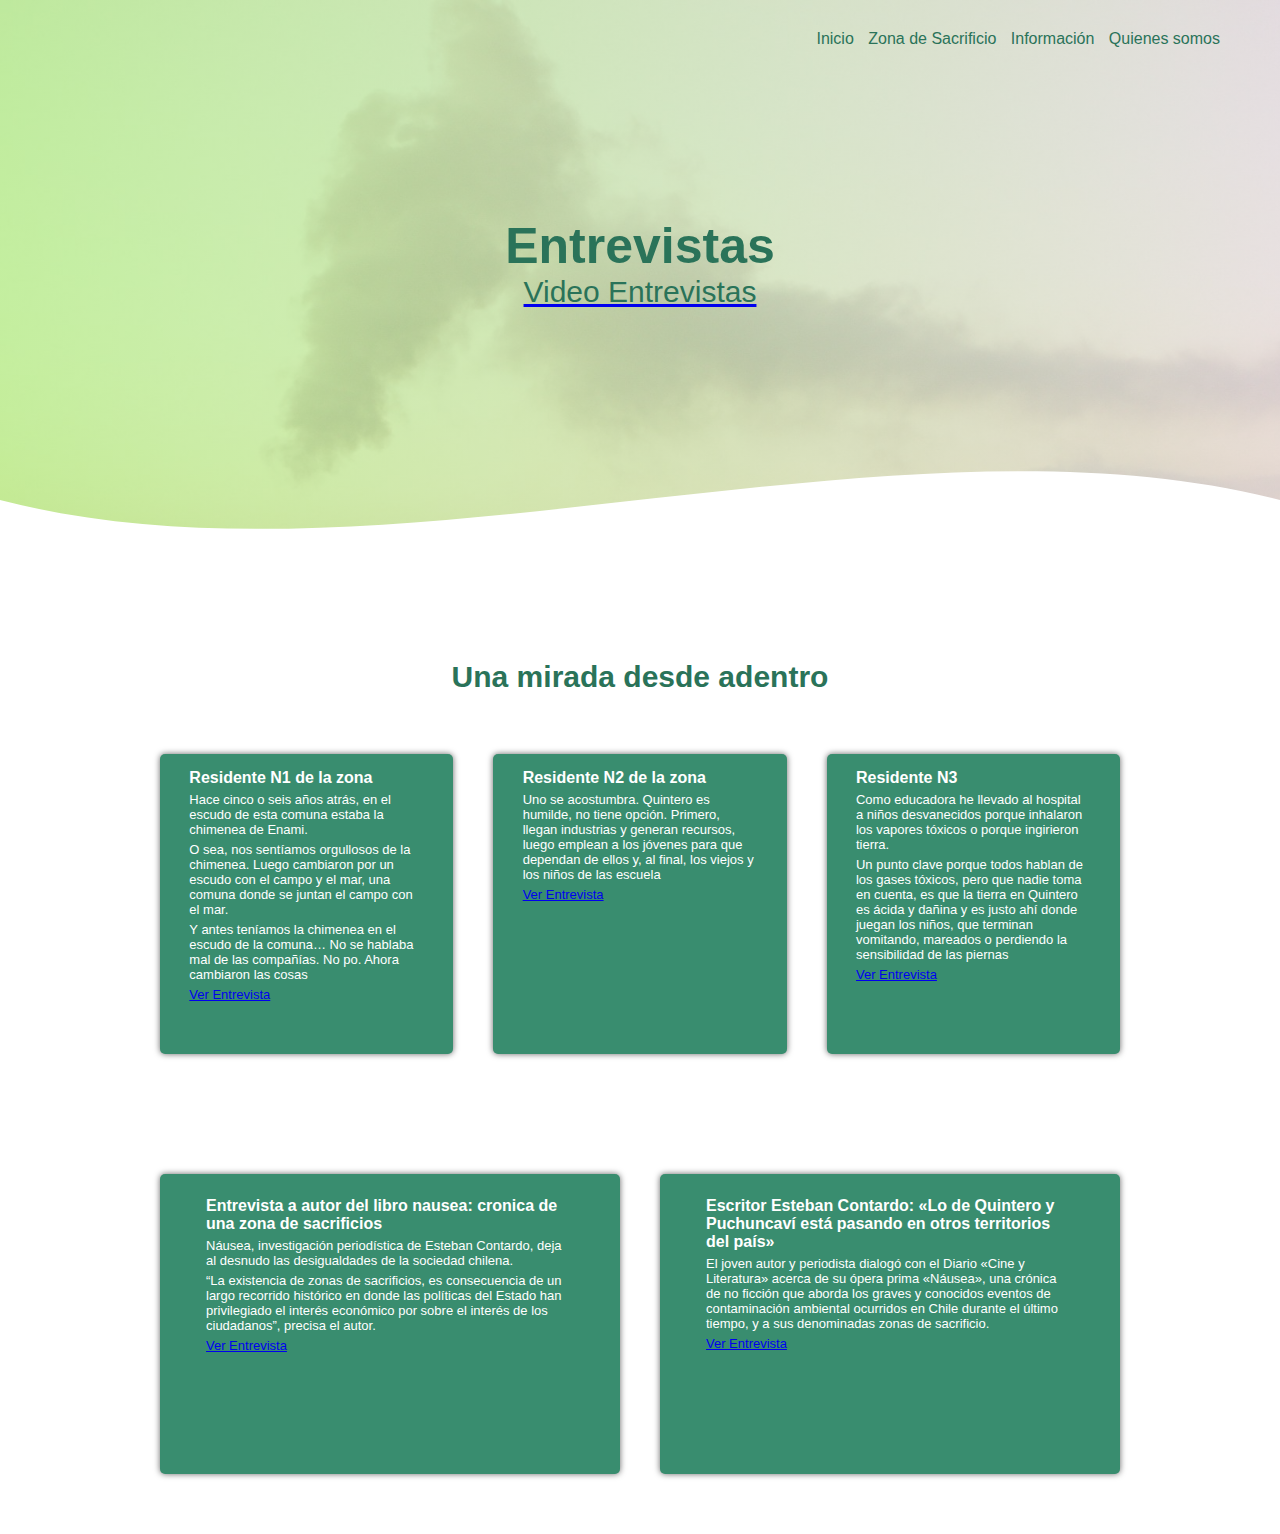
<file: index5.html>
<!DOCTYPE html>
<html lang="en">
<head>
    <meta charset="UTF-8">
    <meta http-equiv="X-UA-Compatible" content="IE=edge">
    <meta name="viewport" content="width=device-width, initial-scale=1.0">
    <title>Entrevistas</title>
    <link rel="stylesheet" href="css/style.css">
</head>
<body>

    <header>
        <nav>
            <a href="index.html">Inicio</a>
            <a href="index.html">Zona de Sacrificio</a>
            <a href="index.html">Información</a>
            <a href="index.html">Quienes somos</a>
        </nav>
        <section class="textos-header">
            <h1>Entrevistas</h1>
            <a href="index8.html" class="service__link"><h2>Video Entrevistas</h2></a>
        </section>
        <div class="wave" style="height: 150px; overflow: hidden;" >
            <svg viewBox="0 0 500 150" preserveAspectRatio="none" style="height: 100%; width: 100%;">
                <path d="M0.00,49.98 C149.99,150.00 349.20,-49.98 500.00,49.98 L500.00,150.00 L0.00,150.00 Z" style="stroke: none; fill: white;">
                </path>
            </svg>
        </div>
    </header>

    <section div class="clientes contenedor">
        <h2 class="titulo">Una mirada desde adentro</h2>

        <div class="cajas">
            <div class="caja">
                <img src="img/grupo/emilia.jpg" alt="">
                <div class="contenido-texto-caja">
                    <h4>Residente N1 de la zona</h4>
                    <p>Hace cinco o seis años atrás, en el escudo de esta comuna estaba la chimenea de Enami.</p>
                    <p>O sea, nos sentíamos orgullosos de la chimenea. Luego cambiaron por un escudo con el campo y el mar, una comuna donde se juntan el campo con el mar. </p>
                    <p>Y antes teníamos la chimenea en el escudo de la comuna… No se hablaba mal de las compañías. No po. Ahora cambiaron las cosas</p>
                    <a href="https://imfd.cl/wp-content/uploads/2022/06/Monitor-IMFD_Actualizado.pdf" class="service__link"><p>Ver Entrevista</p></a>
                </div>
            </div>

            <div class="caja">
                <img src="img/grupo/mariana.jpg" alt="">
                <div class="contenido-texto-caja">
                    <h4>Residente N2 de la zona</h4>
                    <p>Uno se acostumbra. Quintero es humilde, no tiene opción. Primero, llegan industrias y generan recursos, luego emplean a los jóvenes para que dependan de ellos y, al final, los viejos y los niños de las escuela</p>
                    <a href="https://imfd.cl/wp-content/uploads/2022/06/Monitor-IMFD_Actualizado.pdf" class="service__link"><p>Ver Entrevista</p></a>
                </div>
            </div>
            <div class="caja">
                <img src="img/grupo/mariana.jpg" alt="">
                <div class="contenido-texto-caja">
                    <h4>Residente N3</h4>
                    <p>Como educadora he llevado al hospital a niños desvanecidos porque inhalaron los vapores tóxicos o porque ingirieron tierra.</p>
                    <p>Un punto clave porque todos hablan de los gases tóxicos, pero que nadie toma en cuenta, es que la tierra en Quintero es ácida y dañina y es justo ahí donde juegan los niños, que terminan vomitando, mareados o perdiendo la sensibilidad de las piernas</p>
                    <a href="https://www.elmostrador.cl/destacado/2022/08/29/quintero-y-puchuncavi-ninez-y-vejez-de-sacrificio/" class="service__link"><p>Ver Entrevista</p></a>
                </div>
            </div>
          
        </div>
    </section>
    <section div class="clientes contenedor">
        

        <div class="cajas">
            <div class="caja">
                <img src="img/grupo/emilia.jpg" alt="">
                <div class="contenido-texto-caja">
                    <h4>Entrevista a autor del libro nausea: cronica de una zona de sacrificios</h4>
                    <p>Náusea, investigación periodística de Esteban Contardo, deja al desnudo las desigualdades de la sociedad chilena.</p>
                    <p>“La existencia de zonas de sacrificios, es consecuencia de un largo recorrido histórico en donde las políticas del Estado han privilegiado el interés económico por sobre el interés de los ciudadanos”, precisa el autor.</p>
                    <a href="https://diariotalca.cl/entrevista-necesitamos-una-democracia-mas-participativa/" class="service__link"><p>Ver Entrevista</p></a>
                </div>
            </div>

            <div class="caja">
                <div class="contenido-texto-caja">
                    <h4>Escritor Esteban Contardo: «Lo de Quintero y Puchuncaví está pasando en otros territorios del país»</h4>
                    <p>El joven autor y periodista dialogó con el Diario «Cine y Literatura» acerca de su ópera prima «Náusea», una crónica de no ficción que aborda los graves y conocidos eventos de contaminación ambiental ocurridos en Chile durante el último tiempo, y a sus denominadas zonas de sacrificio.</p>
                    <a href="https://www.cineyliteratura.cl/entrevista-escritor-esteban-contardo-lo-de-quintero-y-puchuncavi-esta-pasando-en-otros-territorios-del-pais/" class="service__link"><p>Ver Entrevista</p></a>
                </div>
            </div>
            
          
        </div>
    </section>
    

</body>
</html>
</file>
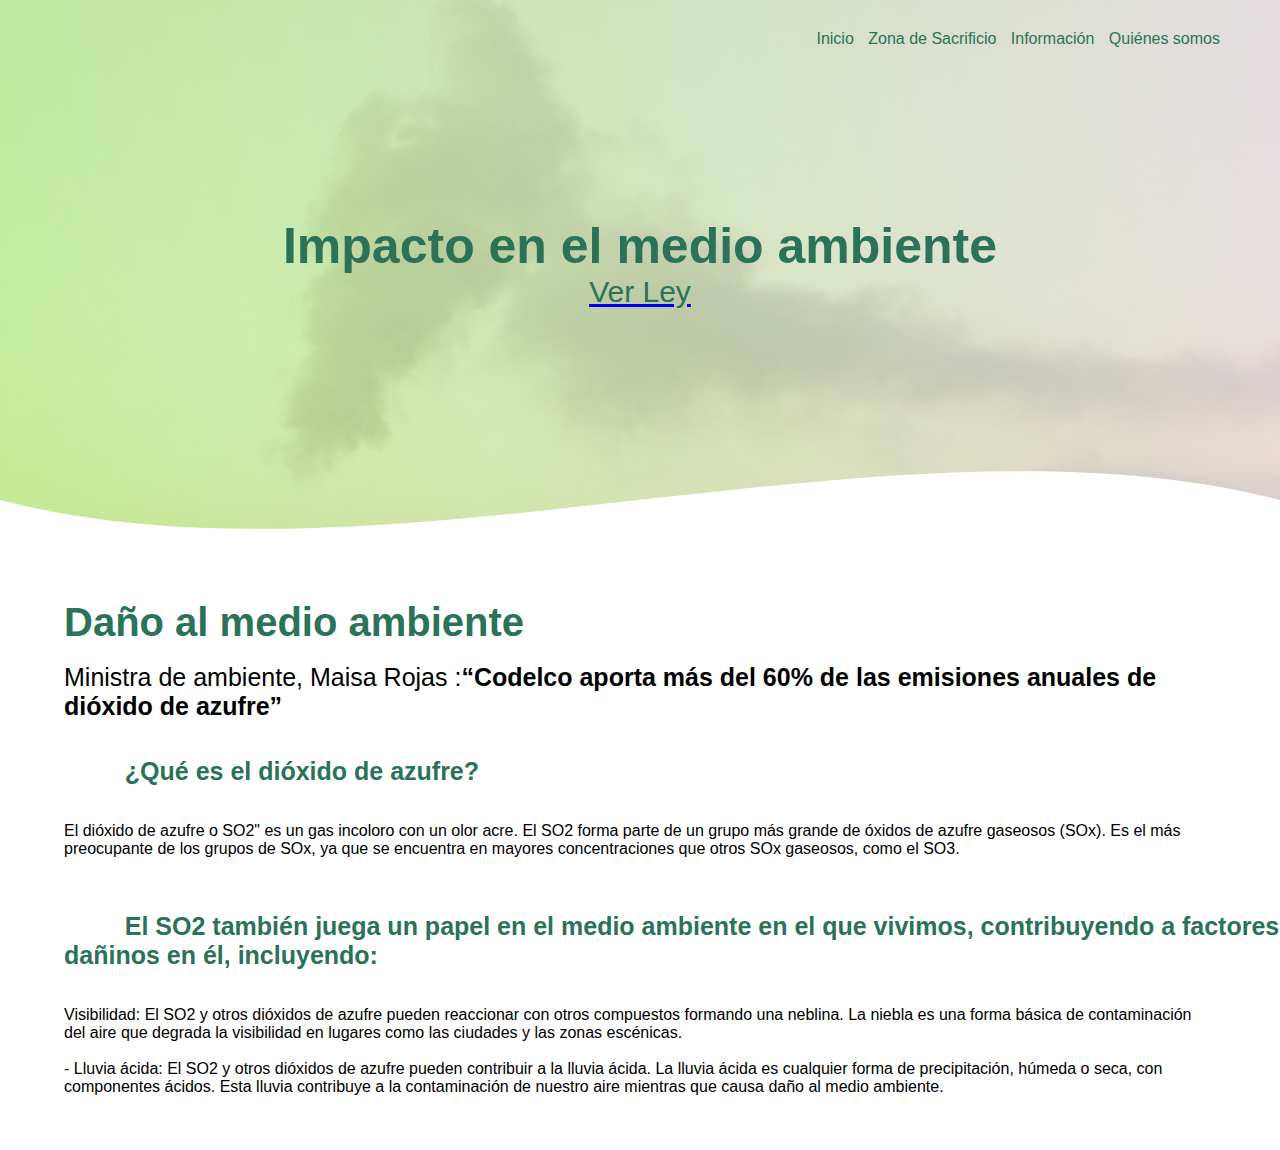
<file: index6.html>
<!DOCTYPE html>
<html lang="en">
<head>
    <meta charset="UTF-8">
    <meta http-equiv="X-UA-Compatible" content="IE=edge">
    <meta name="viewport" content="width=device-width, initial-scale=1.0">
    <title>Impacto en el medio ambiente</title>
    <link rel="stylesheet" href="css/style.css">
</head>

<body>

    <header>
        <nav>
            <a href="index.html">Inicio</a>
            <a href="index.html">Zona de Sacrificio</a>
            <a href="index.html">Información</a>
            <a href="index.html">Quiénes somos</a>
        </nav>
        <section class="textos-header">
            <h1>Impacto en el medio ambiente</h1>
            <a href="index9.html" class="service__link"><h2>Ver Ley</h2></a>
        </section>
        <div class="wave" style="height: 150px; overflow: hidden;" >
            <svg viewBox="0 0 500 150" preserveAspectRatio="none" style="height: 100%; width: 100%;">
                <path d="M0.00,49.98 C149.99,150.00 349.20,-49.98 500.00,49.98 L500.00,150.00 L0.00,150.00 Z" style="stroke: none; fill: white;">
                </path>
            </svg>
        </div>
    </header>

    
    <div class="ambiente-personas">
        <h7 class="tt"> Daño al medio ambiente</h7>
       <br>
       <br>
        <div class="texto-mad">
           <pw>Ministra de ambiente, Maisa Rojas :<strong>“Codelco aporta más del 60% de las emisiones anuales de dióxido de azufre”</strong></pw>
       
        </div>
          </div>
      <br>
      <br>
      <div class="pregunta">
        <h8 class="pregunta">¿Qué es el dióxido de azufre?</h8>
      </div> 
       <br>
       <br>
        <div class="texto">
        <pw>El dióxido de azufre o SO2" es un gas incoloro con un olor acre. El SO2 forma parte de un grupo más grande de óxidos de azufre gaseosos (SOx). Es el más preocupante de los grupos de SOx, ya que se encuentra en mayores concentraciones que otros SOx gaseosos, como el SO3.</pw>
       
       </div>
      </div>
      <br>
      <br>
      <br>
      <div class="pregunta">
        <h8 class="pregunta">El SO2 también juega un papel en el medio ambiente en el que vivimos, contribuyendo a factores dañinos en él, incluyendo:</h8>
      </div> 
       <br>
       <br>
        <div class="texto">
        <pw>Visibilidad: El SO2 y otros dióxidos de azufre pueden reaccionar con otros compuestos formando una neblina. La niebla es una forma básica de contaminación del aire que degrada la visibilidad en lugares como las ciudades y las zonas escénicas.
 
      <br>
      <br>
      - Lluvia ácida: El SO2 y otros dióxidos de azufre pueden contribuir a la lluvia ácida. La lluvia ácida es cualquier forma de precipitación, húmeda o seca, con componentes ácidos. Esta lluvia contribuye a la contaminación de nuestro aire mientras que causa daño al medio ambiente. 
      </pw>
         
       </div>
      </div>
      <br>
      <br>
      <br>
     
      </pw>
 
     
         
       </div>
      </div>

</body>
</html>
</file>
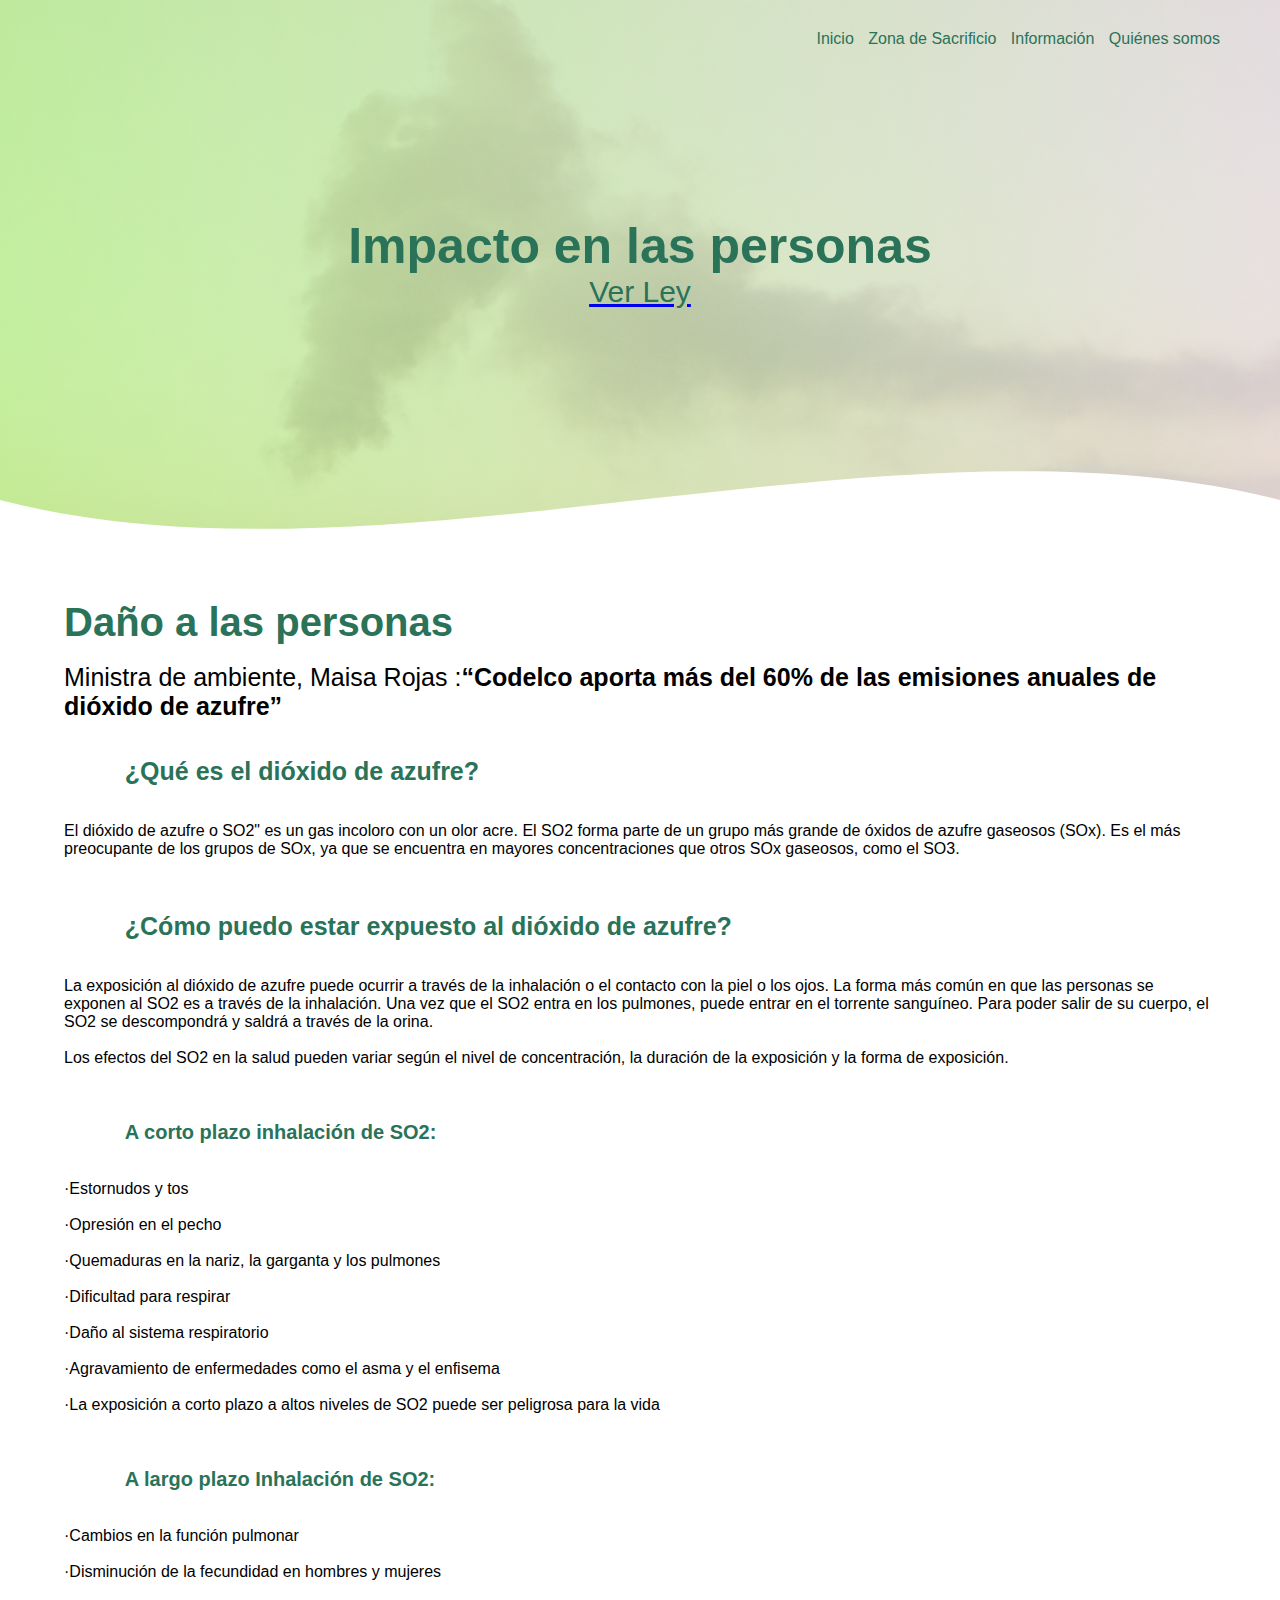
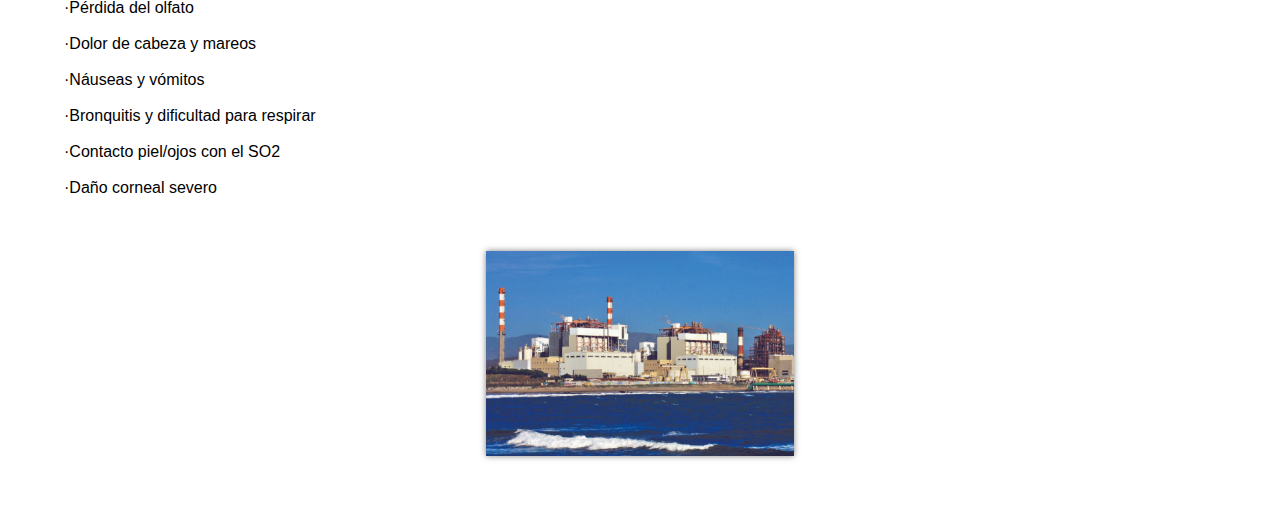
<file: index7.html>
<!DOCTYPE html>
<html lang="en">
<head>
    <meta charset="UTF-8">
    <meta http-equiv="X-UA-Compatible" content="IE=edge">
    <meta name="viewport" content="width=device-width, initial-scale=1.0">
    <title>Impacto en las personas</title>
    <link rel="stylesheet" href="css/style.css">
</head>
<body>
    
    <header>
        <nav>
            <a href="index.html">Inicio</a>
            <a href="index.html">Zona de Sacrificio</a>
            <a href="index.html">Información</a>
            <a href="index.html">Quiénes somos</a>
        </nav>
        <section class="textos-header">
            <h1>Impacto en las personas</h1>
            <a href="index9.html" class="service__link"><h2>Ver Ley</h2></a>
        </section>
        <div class="wave" style="height: 150px; overflow: hidden;" >
            <svg viewBox="0 0 500 150" preserveAspectRatio="none" style="height: 100%; width: 100%;">
                <path d="M0.00,49.98 C149.99,150.00 349.20,-49.98 500.00,49.98 L500.00,150.00 L0.00,150.00 Z" style="stroke: none; fill: white;">
                </path>
            </svg>
        </div>
    </header>

<div class="ambiente-personas">
    <h7 class="tt"> Daño a las personas</h7>
   <br>
   <br>
    <div class="texto-mad">
       <pw>Ministra de ambiente, Maisa Rojas :<strong>“Codelco aporta más del 60% de las emisiones anuales de dióxido de azufre”</strong></pw>
   
    </div>
      </div>
  <br>
  <br>
  <div class="pregunta">
    <h8 class="pregunta">¿Qué es el dióxido de azufre?</h8>
  </div> 
   <br>
   <br>
    <div class="texto">
    <pw>El dióxido de azufre o SO2" es un gas incoloro con un olor acre. El SO2 forma parte de un grupo más grande de óxidos de azufre gaseosos (SOx). Es el más preocupante de los grupos de SOx, ya que se encuentra en mayores concentraciones que otros SOx gaseosos, como el SO3.</pw>
   
   </div>
  </div>
  <br>
  <br>
  <br>
  <div class="pregunta">
    <h8 class="pregunta">¿Cómo puedo estar expuesto al dióxido de azufre?</h8>
  </div> 
   <br>
   <br>
    <div class="texto">
    <pw>La exposición al dióxido de azufre puede ocurrir a través de la inhalación o el contacto con la piel o los ojos. La forma más común en que las personas se exponen al SO2 es a través de la inhalación. Una vez que el SO2 entra en los pulmones, puede entrar en el torrente sanguíneo. Para poder salir de su cuerpo, el SO2 se descompondrá y saldrá a través de la orina.
  <br>
  <br>
  Los efectos del SO2 en la salud pueden variar según el nivel de concentración, la duración de la exposición y la forma de exposición.
  </pw>
     
   </div>
  </div>
  <br>
  <br>
  <br>
  <div class="efectos">
    <h8 class="efectos">A corto plazo inhalación de SO2:</h8>
  </div> 
   <br>
   <br>
    <div class="texto">
    <pw>
  ·Estornudos y tos
  <br> 
  <br>  
  ·Opresión en el pecho
  <br> 
  <br>   
  ·Quemaduras en la nariz, la garganta y los pulmones
  <br> 
  <br>
  ·Dificultad para respirar
  <br> 
  <br>   
  ·Daño al sistema respiratorio
  <br> 
  <br>  
  ·Agravamiento de enfermedades como el asma y el enfisema
  <br> 
  <br>   
  ·La exposición a corto plazo a altos niveles de SO2 puede ser peligrosa para la vida
 
  </pw>
     
   </div>
  </div>
 
  <br>
  <br>
  <br>
  <div class="efectos">
    <h8 class="efectos">A largo plazo Inhalación de SO2:</h8>
  </div> 
   <br>
   <br>
    <div class="texto">
    <pw>
  ·Cambios en la función pulmonar
  <br> 
  <br>   
  ·Disminución de la fecundidad en hombres y mujeres
  <br> 
  <br>    
  ·Pérdida del olfato
  <br> 
  <br>    
  ·Dolor de cabeza y mareos
  <br> 
  <br>    
  ·Náuseas y vómitos
  <br> 
  <br>    
  ·Bronquitis y dificultad para respirar
  <br> 
  <br>    
  ·Contacto piel/ojos con el SO2
  <br> 
  <br>    
  ·Daño corneal severo
  </pw>
     
   </div>
  </div>

<br>
<br>
<br>
  <div class="galeria-port">

   <div class="imagen-port">
      <img src="img/inicio/empresas.jpg" alt="">
      <a href="index10.html" alt="">
       <div class="hover-galeria">
           <img src="img/icono1.png" alt="">
           <p>Imágenes</p>
       </div>
    </a>
   </div>
</div>
<br>
<br>
<br>

</body>
</html>
</file>
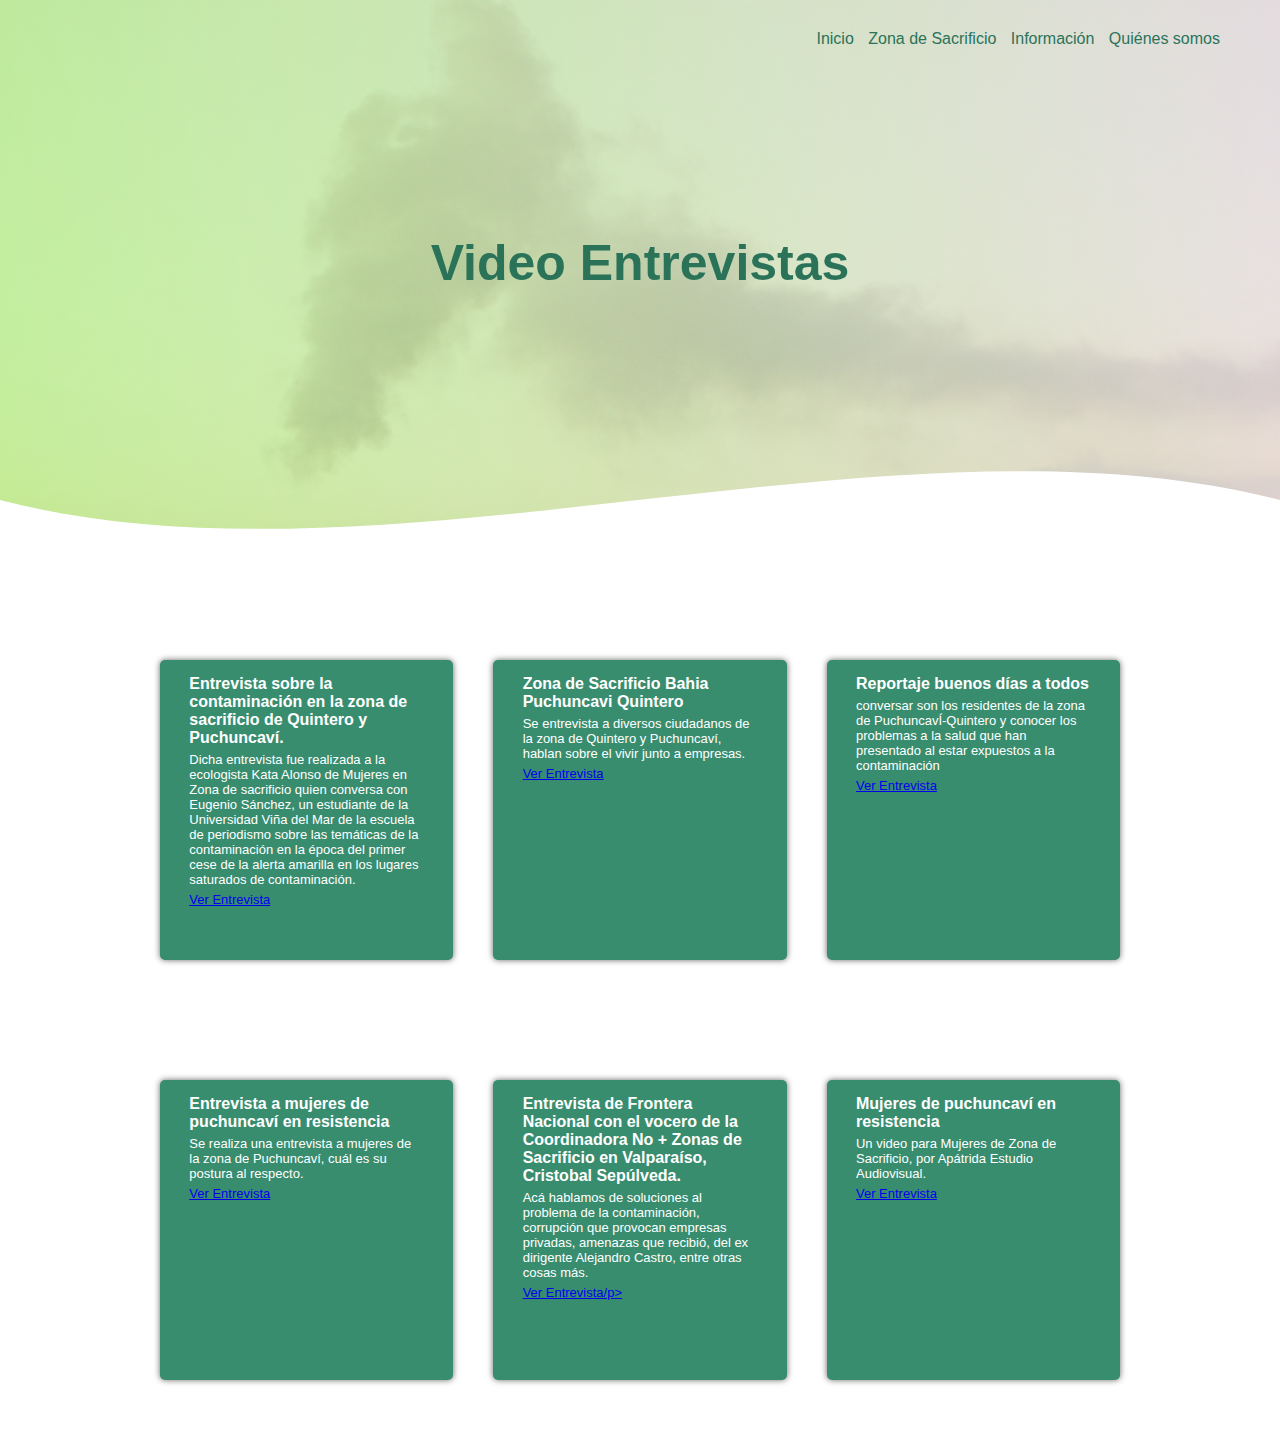
<file: index8.html>
<!DOCTYPE html>
<html lang="en">
<head>
    <meta charset="UTF-8">
    <meta http-equiv="X-UA-Compatible" content="IE=edge">
    <meta name="viewport" content="width=device-width, initial-scale=1.0">
    <title>Videos</title>
    <link rel="stylesheet" href="css/style.css">
</head>
<body>
    <header>
        <nav>
            <a href="index.html">Inicio</a>
            <a href="index.html">Zona de Sacrificio</a>
            <a href="index.html">Información</a>
            <a href="index.html">Quiénes somos</a>
        </nav>
        <section class="textos-header">
            <h1>Video Entrevistas</h1>
        </section>
        <div class="wave" style="height: 150px; overflow: hidden;" >
            <svg viewBox="0 0 500 150" preserveAspectRatio="none" style="height: 100%; width: 100%;">
                <path d="M0.00,49.98 C149.99,150.00 349.20,-49.98 500.00,49.98 L500.00,150.00 L0.00,150.00 Z" style="stroke: none; fill: white;">
                </path>
            </svg>
        </div>
    </header>

    <section div class="clientes contenedor">
        

        <div class="cajas">
            <div class="caja">
                <img src="img/grupo/emilia.jpg" alt="">
                <div class="contenido-texto-caja">
                    <h4>Entrevista sobre la contaminación en la zona de sacrificio de Quintero y Puchuncaví.</h4>
                    <p>Dicha entrevista fue realizada a la ecologista Kata Alonso de Mujeres en Zona de sacrificio quien conversa con Eugenio Sánchez, un estudiante de la Universidad Viña del Mar de la escuela de periodismo sobre las temáticas de la contaminación en la época del primer cese de la alerta amarilla en los lugares saturados de contaminación.</p>
                    <a href="https://www.youtube.com/watch?v=X8DS5YfY6BA" class="service__link"><p>Ver Entrevista</p></a>
                </div>
            </div>

            <div class="caja">
                <div class="contenido-texto-caja">
                    <h4>Zona de Sacrificio Bahia Puchuncavi Quintero</h4>
                    <p>Se entrevista a diversos ciudadanos de la zona de Quintero y Puchuncaví, hablan sobre el vivir junto a empresas.</p>
                    <a href="https://www.youtube.com/watch?v=rtN4-9quLsA" class="service__link"><p>Ver Entrevista</p></a>
                </div>
            </div>
            <div class="caja">
                <img src="img/grupo/mariana.jpg" alt="">
                <div class="contenido-texto-caja">
                    <h4>Reportaje buenos días a todos</h4>
                    <p>conversar son los residentes de la zona de PuchuncavÍ-Quintero y conocer los problemas a la salud que han presentado al estar expuestos a la contaminación</p>
                    <a href="https://www.youtube.com/watch?v=QgOcWZ6njog" class="service__link"><p>Ver Entrevista</p></a>
                </div>
            </div>
          
        </div>
    </section>
    <section div class="clientes contenedor">
        

        <div class="cajas">
            <div class="caja">
                <img src="img/grupo/emilia.jpg" alt="">
                <div class="contenido-texto-caja">
                    <h4>Entrevista a mujeres de puchuncaví en resistencia </h4>
                    <p>Se realiza una entrevista a mujeres de la zona de Puchuncaví, cuál es su postura al respecto.</p>
                    <a href="https://www.youtube.com/watch?v=yjuef9OtEDU" class="service__link"><p>Ver Entrevista</p></a>
                </div>
            </div>

            <div class="caja">
                <div class="contenido-texto-caja">
                    <h4>Entrevista de Frontera Nacional con el vocero de la Coordinadora No + Zonas de Sacrificio en Valparaíso, Cristobal Sepúlveda.</h4>
                    <p>Acá hablamos de soluciones al problema de la contaminación, corrupción que provocan empresas privadas, amenazas que recibió, del ex dirigente Alejandro Castro, entre otras cosas más.</p>
                    <a href="https://www.youtube.com/watch?v=RfRuByukxw8" class="service__link"><p>Ver Entrevista/p></a>
                </div>
            </div>
            <div class="caja">
                <img src="img/grupo/mariana.jpg" alt="">
                <div class="contenido-texto-caja">
                    <h4>Mujeres de puchuncaví en resistencia</h4>
                    <p>Un video para Mujeres de Zona de Sacrificio, por Apátrida Estudio Audiovisual.</p>
                    <a href="https://www.youtube.com/watch?v=pAkmoqklPjY" class="service__link"><p>Ver Entrevista</p></a>
                </div>
            </div>
          
        </div>
    </section>

</body>
</html>
</file>
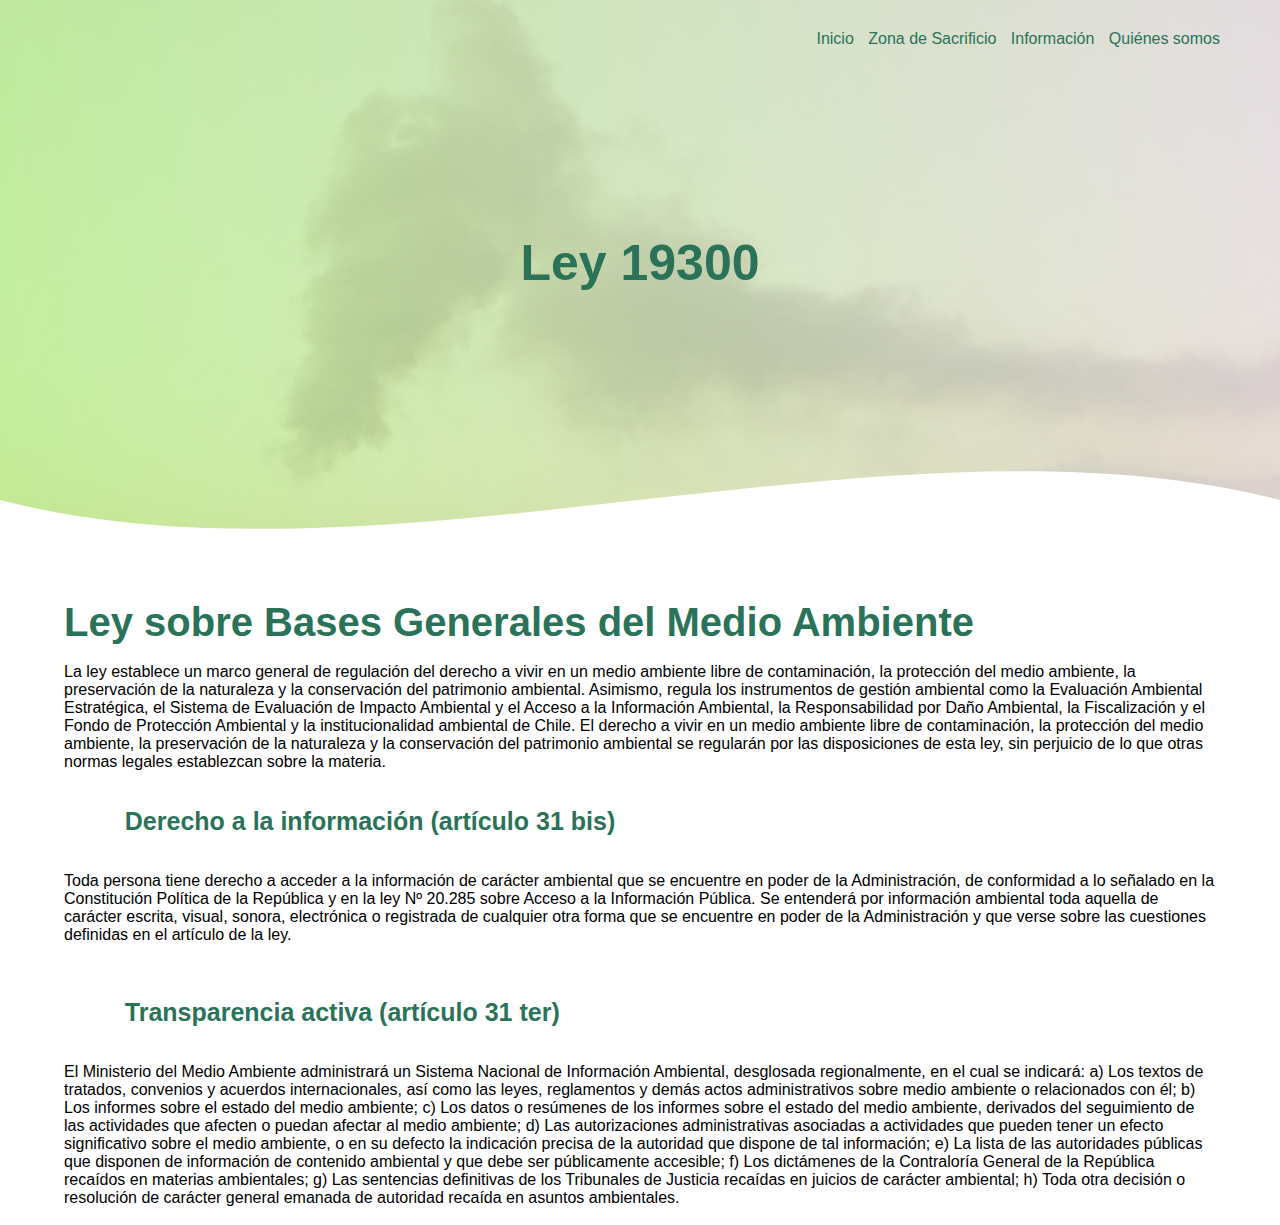
<file: index9.html>
<!DOCTYPE html>
<html lang="en">
<head>
    <meta charset="UTF-8">
    <meta http-equiv="X-UA-Compatible" content="IE=edge">
    <meta name="viewport" content="width=device-width, initial-scale=1.0">
    <title>Ley</title>
    <link rel="stylesheet" href="css/style.css">
</head>
<body>
    <body>

        <header>
            <nav>
                <a href="index.html">Inicio</a>
                <a href="index.html">Zona de Sacrificio</a>
                <a href="index.html">Información</a>
                <a href="index.html">Quiénes somos</a>
            </nav>
            <section class="textos-header">
                <h1>Ley 19300</h1>
            </section>
            <div class="wave" style="height: 150px; overflow: hidden;" >
                <svg viewBox="0 0 500 150" preserveAspectRatio="none" style="height: 100%; width: 100%;">
                    <path d="M0.00,49.98 C149.99,150.00 349.20,-49.98 500.00,49.98 L500.00,150.00 L0.00,150.00 Z" style="stroke: none; fill: white;">
                    </path>
                </svg>
            </div>
        </header>

        <div class="ambiente-personas">
  
            <h7 class="tt"> Ley sobre Bases Generales del Medio Ambiente</h7>
            <br> 
            <br>
             <div class="texto">
             <pw>La ley establece un marco general de regulación del derecho a vivir en un medio ambiente libre de contaminación, la protección del medio ambiente, la preservación de la naturaleza y la conservación del patrimonio ambiental. Asimismo, regula los instrumentos de gestión ambiental como la Evaluación Ambiental Estratégica, el Sistema de Evaluación de Impacto Ambiental y el Acceso a la Información Ambiental, la Responsabilidad por Daño Ambiental, la Fiscalización y el Fondo de Protección Ambiental y la institucionalidad ambiental de Chile.

                El derecho a vivir en un medio ambiente libre de contaminación, la protección del medio ambiente, la preservación de la naturaleza y la conservación del patrimonio ambiental se regularán por las disposiciones de esta ley, sin perjuicio de lo que otras normas legales establezcan sobre la materia.
                </pw>
             
            </div>
           </div>
           <br> 
           <br>
            <div class="pregunta">
                <h8 class="pregunta">Derecho a la información (artículo 31 bis)</h8>
              </div>  
               <br> 
               <br>
                <div class="texto">
                <pw>Toda persona tiene derecho a acceder a la información de carácter ambiental que se encuentre en poder de la Administración, de conformidad a lo señalado en la Constitución Política de la República y en la ley Nº 20.285 sobre Acceso a la Información Pública. Se entenderá por información ambiental toda aquella de carácter escrita, visual, sonora, electrónica o registrada de cualquier otra forma que se encuentre en poder de la Administración y que verse sobre las cuestiones definidas en el artículo de la ley.</pw>
                
               </div>
              </div>
              <br>
              <br>
              <br>
              <div class="pregunta">
                <h8 class="pregunta">Transparencia activa (artículo 31 ter)</h8>
              </div>  
               <br> 
               <br>
                <div class="texto">
                <pw>El Ministerio del Medio Ambiente administrará un Sistema Nacional de Información Ambiental, desglosada regionalmente, en el cual se indicará: a) Los textos de tratados, convenios y acuerdos internacionales, así como las leyes, reglamentos y demás actos administrativos sobre medio ambiente o relacionados con él; b) Los informes sobre el estado del medio ambiente; c) Los datos o resúmenes de los informes sobre el estado del medio ambiente, derivados del seguimiento de las actividades que afecten o puedan afectar al medio ambiente; d) Las autorizaciones administrativas asociadas a actividades que pueden tener un efecto significativo sobre el medio ambiente, o en su defecto la indicación precisa de la autoridad que dispone de tal información; e) La lista de las autoridades públicas que disponen de información de contenido ambiental y que debe ser públicamente accesible; f) Los dictámenes de la Contraloría General de la República recaídos en materias ambientales; g) Las sentencias definitivas de los Tribunales de Justicia recaídas en juicios de carácter ambiental; h) Toda otra decisión o resolución de carácter general emanada de autoridad recaída en asuntos ambientales.</pw>
              <br>
              <br>




</body>
</html>
</file>
<file: css/style.css>
* {
    margin: 0;
    padding: 0;
    box-sizing: border-box;
    
}

html{
    scroll-behavior: smooth;
}

body {
    font-family: 'Poppins', sans-serif;
   
}

.contenedor {
    padding: 60px 0;
    width: 90%;
    max-width: 1000px;
    margin: auto;
    overflow: hidden;
}

.titulo {
    color: #2a7359;
    font-size: 30px;
    text-align: center;
    margin-bottom: 60px;
}

/* Header */

header {
    width: 100%;
    height: 600px;
    background:#bc4e9c;
    /* fallback for old browsers */
    background: -webkit-linear-gradient(to right,  rgba(164, 241, 119, 0.618), hsla(0, 0%, 94%, 0.664)), url(../img/inicio/inicio4.jpg);
    /* Chrome 10-25, Safari 5.1-6 */
    background: linear-gradient(to right, rgba(164, 241, 119, 0.618), hsla(260, 9%, 93%, 0.664)), url(../img/inicio/inicio4.jpg);
    /* W3C, IE 10+/ Edge, Firefox 16+, Chrome 26+, Opera 12+, Safari 7+ */
    background-size: cover;
    background-attachment: fixed;
    position: relative;
}

nav{
    text-align: right;
    padding: 30px 50px 0 0;
}

nav > a{
    color:#2a7359;
    font-weight: 300;
    text-decoration: none;
    margin-right: 10px;
}

nav > a:hover{
    text-decoration: underline;
}

header .textos-header{
    display: flex;
    height: 430px;
    width: 100%;
    align-items: center;
    justify-content: center;
    flex-direction: column;
    text-align: center;
}

.textos-header h1{
    font-size: 50px;
    color:#2a7359;
}

.textos-header h2{
    font-size: 30px;
    font-weight: 300;
    color:#2a7359;
}

.textos-header h5{
    font-size: 40px;
    font-weight: 300;
    color:#2a7359;
}

.wave{
    position: absolute;
    bottom: 0;
    width: 100%;
}

/* About us */

main .sobre-nosotros{
    padding: 30px 0 60px 0;
}
.contenedor-sobre-nosotros{
    display: flex;
    justify-content: space-evenly;
}

.contenedor-sobre-nosotros img{

    width: 40%;
    height: 40%;
    margin-left: 5%;
    margin-right: 2%;

}

.imagen-about-us{
    width: 30%;
    border-radius: 2%;
    margin-left: 1%;
    margin-right: 1%;
}

.sobre-nosotros .contenido-textos{
    width: 60%;
    margin-right: 5%;
}

.contenido-textos h3{
    margin-bottom: 15px;
}

.contenido-textos h3 span{
    background: #2a7359;
    color: #fff;
    border-radius: 50%;
    display: inline-block;
    text-align: center;
    width: 10px;
    height: 10px;
    padding: 2px;
    box-shadow: 0 0 6px 0 rgba(0, 0, 0, .5);
    margin-right: 5px;
}

.contenido-textos p{
    padding: 0px 0px 30px 15px;
    font-weight: 300;
    text-align: left;
    line-height: 200%;
   
}

/* Galeria */


.portafolio{
    background: #f2f2f2;
}

.galeria-port{
    display: flex;
    justify-content: space-evenly;
    flex-wrap: wrap;
}

.imagen-port{
    width: 24%;
    margin-bottom: 10px;
    overflow: hidden;
    position: relative;
    cursor: pointer;
    box-shadow: 0 0 6px 0 rgba(0, 0, 0, .5);
}

.imagen-port > img{
    width: 100%;
    height: 100%;
    object-fit: cover;
    display: block;
}

.hover-galeria{
    position: absolute;
    width: 100%;
    height: 100%;
    top: 0;
    transform: scale(0);
    background: #2a73597d;
    transition: transform .5s;
    display: flex;
    justify-content: center;
    align-items: center;
    flex-direction: column;
}

.hover-galeria img{
    width: 50px;
}

.hover-galeria p{
    color: #fff;
    text-align: center;
}

.imagen-port:hover .hover-galeria{
    transform: scale(1);
    
}

/* Nosotras */

.cards{
    display: flex;
    justify-content: space-evenly;
}

.cards .card{
    background: #30423c;
    display: flex;
    width: 800px;
    height: 200px;
    align-items: center;
    justify-content: space-evenly;
    border-radius: 5px;
    box-shadow: 0 0 6px 0 rgba(0, 0, 0, 0.6);
    margin-right: 2%;
    margin-left: 2%;
    
}

.cards .card img{
    width: 100px;
    height: 100px;
    object-fit: cover;
    border: 3px solid #fff;
    border-radius: 50%;
    display: block;
}

.cards .card > .contenido-texto-card{
    width: 50%;
    color: #fff;
   
}

.cards .card > .contenido-texto-card p{
    font-weight: 100px;
    font-size:small;
    padding-top: 5px;
    text-align: left;
}

/*  Our team */

.about-services{
    background: #f2f2f2;
    padding-bottom: 30px;
}


.servicio-cont{
    display:flex;
    justify-content: space-between;
    align-items: center;
}

.servicio-ind{
    width: 28%;
    text-align: center;
}

.servicio-ind img{
    width: 90%;
}

.servicio-ind h3{
    margin: 10px 0;
}

.servicio-ind p{
    font-weight: 300;
    text-align: justify;
}

/*  Our team */

.about-services{
    background: #f2f2f2;
    padding-bottom: 30px;
}


.servicio-cont{
    display:flex;
    justify-content: space-between;
    align-items: center;
}

.servicio-ind{
    width: 28%;
    text-align: center;
}

.servicio-ind img{
    width: 90%;
}

.servicio-ind h3{
    margin: 10px 0;
}

.servicio-ind p{
    font-weight: 300;
    text-align: justify;
}
    
 /* footer */

footer{
    background: #414141;
    padding: 60px 0 30px 0;
    margin: auto;
    overflow: hidden;
}

.contenedor-footer{
    display: flex;
    width: 90%;
    justify-content: space-evenly;
    margin: auto;
    padding-bottom: 50px;
    border-bottom: 1px solid #ccc;
}

.content-foo{
    text-align: center;
}

.content-foo h4{
    color: #fff;
    border-bottom: 3px solid whitesmoke;
    padding-bottom: 5px;
    margin-bottom: 10px;
}

.content-foo p{
    color: #ccc;
    text-align: center;
}

.titulo-final{
    text-align: center;
    font-size: 24px;
    margin: 20px 0 0 0;
    color: #9e9797;
}

@media screen and (max-width:900px){
    header{
        background-position: center;
    }

    .contenedor-sobre-nosotros{
        flex-direction: column;
        justify-content: center;
        align-items: center;
    }

    .sobre-nosotros .contenido-textos{
        width: 90%;
        
    }

    .sobre-nosotros .contenido-textos strong{
        font-weight: bold;
    }


    .imagen-about-us{
        width: 90%;
    }

    /* Galeria */

    .imagen-port{
        width: 44%;
    }

    /* Clientes */

    .cards{
        flex-direction: column;
        justify-content: center;
        align-items: center;
    }

    .cards .card{
        width: 90%;
    }

    .cards .card:first-child{
        margin-bottom: 30px;
    }

    /* servicios */

    .servicio-cont{
        justify-content: center;
        flex-direction: column;
    }

    .servicio-ind{
        width: 100%;
        text-align: center;
    }

    .servicio-ind:nth-child(1), .servicio-ind:nth-child(2){
        margin-bottom: 60px;
    }

    .servicio-ind img{
        width: 90%;
    }
}




@media screen and (max-width:500px){
    nav{
        text-align: center;
        padding: 30px 0 0 0;
    }

    nav > a{
        margin-right: 5px;
    }

    .textos-header h1{
        font-size: 35px;
    }

    .textos-header h2{
        font-size: 20px;
    }

    /* ABOUT US */

    .imagen-about-us{
        margin-bottom: 60px;
        width: 99%;
    }

    .sobre-nosotros .contenido-textos{
        width: 95%;
    }

    /* Galeria */

    .imagen-port{
        width: 95%;
    }

    /* Clients */

    .cards .card{
        height: 450px;
        display: flex;
        flex-direction: column;
        align-items: center;
    }

    .cards .card img{
        width: 90px;
        height: 90px;
    }

    /* Footer */

    .contenedor-footer{
        flex-direction: column;
        border: none;
    }

    .content-foo{
        margin-bottom: 20px;
        text-align: center;
    }

    .content-foo h4{
        border: none;
    }

    .content-foo p{
        color: #ccc;
        border-bottom: 1px solid #f2f2f2;
        padding-bottom: 20px;
    }

    .titulo-final{
        font-size: 20px;
    }
HEAD

.container {
    max-width: 1000px;
    margin-left: auto;
    margin-right: auto;
    color: black;
  }
  .services {
    padding: 3rem 0;
  }


  .services__body {
    display: grid;
    grid-template-columns: 200px 200px 200px 200px;
    grid-template-columns: repeat(4, 1fr);
    column-gap:50px;
    row-gap: 50px;
    margin-bottom: 50px;
  }

  .service__link {
    color: white;
    font-size: small;
  }
  .services__footer {
    text-align: center;
    color: grey;
    background-color: var(--color-primary);
    border-radius: 32px;
  }
  }

  .container {
    display: flex;

  }

/*contenedor img porte*/

main .sobre-nosotros-imagen{
    padding: 30px 0 60px 0;
}
.contenedor-sobre-nosotros-imagen{
    display: flex;
    justify-content: space-evenly;
}

.contenedor-sobre-nosotros-imagen img{

    width: 40%;
    height: 40%;
    margin-left: 5%;
    margin-right: 2%;

}

.imagen-about-us{
    width: 30%;
    border-radius: 2%;
    margin-left: 10%;
    margin-right: 10%;
}

.sobre-nosotros-imagen .contenido-textos{
    width: 60%;
    margin-right: 5%;
    margin-left: 5%;
}

.sobre-nosotros-imagen .contenido-textos h3{
    margin-bottom: 15px;
}

.sobre-nosotros-imagen .contenido-textos h3 span{
    background: #2a7359;
    color: #fff;
    border-radius: 30%;
    text-align: center;
    width: 10px;
    height: 10px;
    padding: 2px;
    box-shadow: 0 0 6px 0 rgba(0, 0, 0, .5);
    margin-right: 1%;
}

.sobre-nosotros-imagen .contenido-textos p{
    padding: 0px 0px 30px 15px;
    font-weight: 300;
    text-align: left;
    line-height: 200%;
    justify-content: space-evenly;
    margin-left: 2%;
    margin-right: 2%;
   
}

/*estilo index 5*/

.cajas{
    display: flex;
    justify-content: space-evenly;
}

.cajas .caja{
    background: #398d6f;
    display: flex;
    width: 500px;
    height: 300px;
    align-items: left;
    justify-content: space-evenly;
    border-radius: 5px;
    box-shadow: 0 0 6px 0 rgba(0, 0, 0, 0.6);
    margin-right: 2%;
    margin-left: 2%;
    
}

.cajas .caja img{
    display: none;
}

.cajas .caja > .contenido-texto-caja{
    width: 80%;
    color: #fff;
    margin-top: 5%;
   
}

.cajas .caja > .contenido-texto-caja p{
    font-weight: 100px;
    font-size:small;
    padding-top: 5px;
    text-align: left;

}

.tt{
    font-weight: bolder;
    font-size: 40px;
    text-align: center;
    margin-left: 5%;
    color: #2a7359;
      
  }
  
  .texto-mad{
    text-align: left;
    font-size: 25px;
    margin-left: 5%;
    margin-right: 5%;    
  }
  
  .pregunta {
    margin-left: 5%;
    font-size: 25px;
    text-align: left;
    font-weight: bold;  
    color: #2a7359;
  }
  
  .texto{
    margin-left: 5%; 
    margin-right: 5%;
  }
  
  .efectos{
    margin-left: 5%;
    font-size: 20px;
    text-align: left;
    font-weight: bold; 
    color: #2a7359;
  }
</file>
